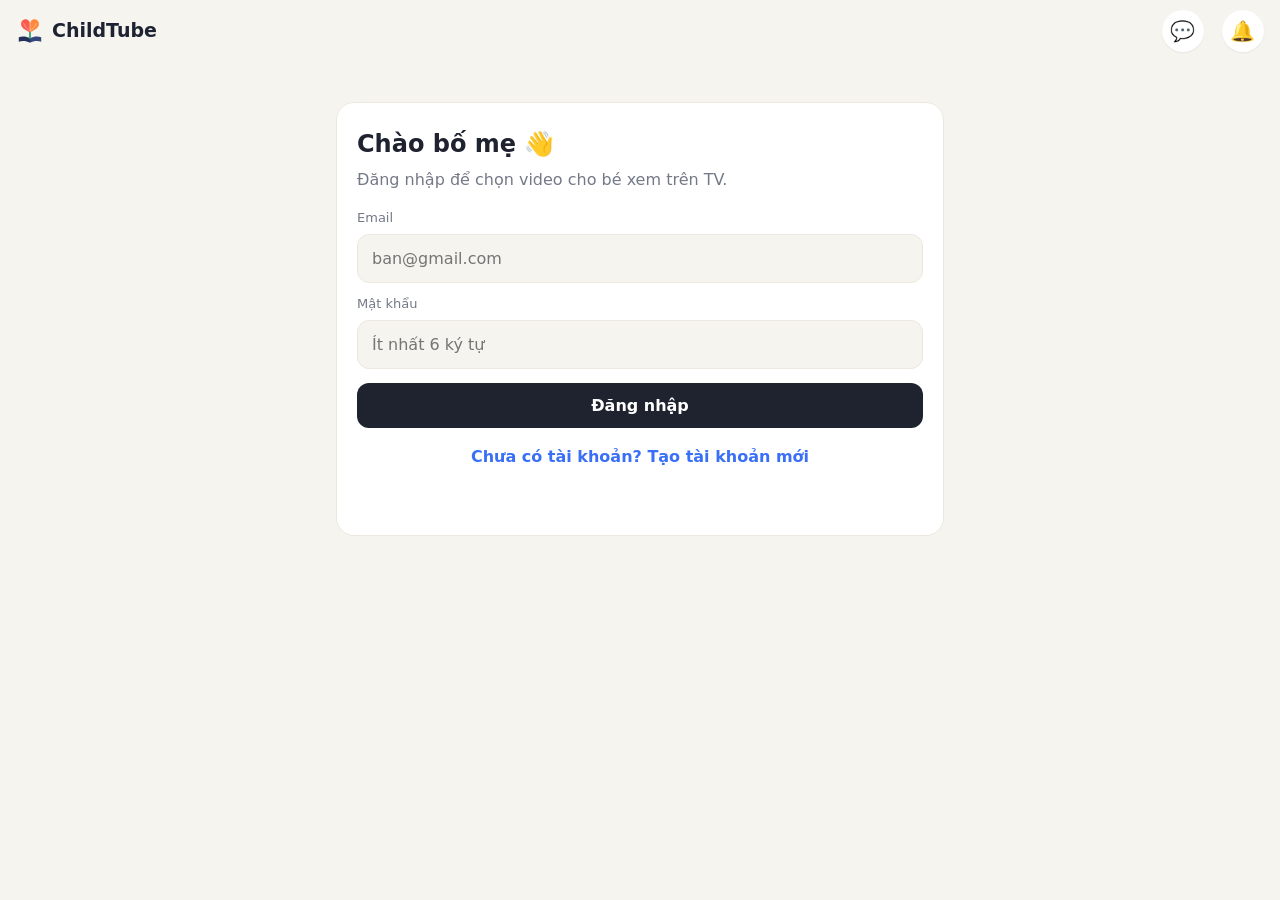
<file: app/index.html>
<!DOCTYPE html>
<html lang="vi">
<head>
<meta charset="utf-8">
<meta name="viewport" content="width=device-width, initial-scale=1, viewport-fit=cover">
<title>ChildTube</title>
<meta name="description" content="Chọn video YouTube cho bé xem trên TV">
<meta name="theme-color" content="#f6f4ef">
<meta name="apple-mobile-web-app-capable" content="yes">
<meta name="mobile-web-app-capable" content="yes">
<meta name="apple-mobile-web-app-title" content="ChildTube">
<meta name="apple-mobile-web-app-status-bar-style" content="black-translucent">
<link rel="manifest" href="manifest.webmanifest">
<link rel="icon" href="icon-192.png">
<link rel="apple-touch-icon" href="apple-touch-icon.png">
<link rel="stylesheet" href="app.css">
<link rel="stylesheet" href="library.css">
<link rel="stylesheet" href="v2.css">
</head>
<body>
<header class="top">
  <div class="brand"><span class="logo"></span>ChildTube</div>
  <div class="fam" id="fam-name"></div>
  <button class="v-bell v-chat" id="v-chat" data-a="C-chat" aria-label="Tin nhắn">💬<b class="hidden">0</b></button>
  <button class="v-bell" id="v-bell" data-a="V-bell" aria-label="Việc cần bạn">🔔<b class="hidden">0</b></button>
</header>

<!-- Đăng nhập -->
<section id="login" class="screen hidden">
  <div class="login-card">
    <h1>Chào bố mẹ 👋</h1>
    <p>Đăng nhập để chọn video cho bé xem trên TV.</p>
    <form id="login-form">
      <label for="email">Email</label>
      <input id="email" type="email" autocomplete="username" inputmode="email" placeholder="ban@gmail.com" required>
      <label for="password">Mật khẩu</label>
      <input id="password" type="password" autocomplete="current-password" minlength="6" placeholder="Ít nhất 6 ký tự" required>
      <div id="setup-box" class="hidden">
        <label for="setup-code">Mã thiết lập</label>
        <input id="setup-code" autocomplete="one-time-code" autocapitalize="characters" maxlength="12" placeholder="8 ký tự, được gửi riêng cho bạn">
      </div>
      <button class="btn primary" type="submit" id="login-btn">Đăng nhập</button>
      <button class="btn link" type="button" id="mode-btn">Chưa có tài khoản? Tạo tài khoản mới</button>
    </form>
    <p class="msg" id="login-msg"></p>
  </div>
</section>

<!-- App -->
<main id="main" class="screen hidden">
  <div id="view"></div>
</main>

<div id="chat" class="chat hidden"></div>
<nav id="tabs" class="tabs hidden">
  <button data-tab="feed" class="on"><span>📔</span>Nhật ký</button>
  <button data-tab="today"><span>☀️</span>Hôm nay<i class="count hidden" id="pend-count"></i></button>
  <button data-tab="learn"><span>📚</span>Học</button>
  <button data-tab="family"><span>👨‍👩‍👧</span>Gia đình</button>
  <button id="tab-kid" data-a="V-kidpick"><span class="tk-av">＋</span><em class="tk-n">Thêm bé</em></button>
</nav>

<div id="sheet" class="sheet hidden"><div class="sheet-box"><div class="sheet-grip"></div><div class="sheet-bar"><button id="sheet-x" class="sheet-x" aria-label="Đóng">✕</button></div><div id="sheet-body"></div></div></div>
<div id="toast" class="toast hidden"></div>

<script src="../config.js"></script>
<script src="../ct-client.js"></script>
<script src="app.js"></script>
<script src="wizard.js"></script>
<script src="library.js"></script>
<script src="ai-chat.js"></script>
<script src="family.js"></script>
<script src="portal.js"></script>
<script src="charts.js"></script>
<script src="shell.js"></script>
<script src="today.js"></script>
<script src="journey.js"></script>
<script src="learn.js"></script>
<script src="upload.js"></script>
<script src="feeling.js"></script>
<script src="feed.js"></script>
<script src="familyhub.js"></script>
<script src="chat.js"></script>
<script src="watch.js"></script>
<script src="lunar.js"></script>
<script src="events.js"></script>
<script src="remind.js"></script>
</body>
</html>
</file>
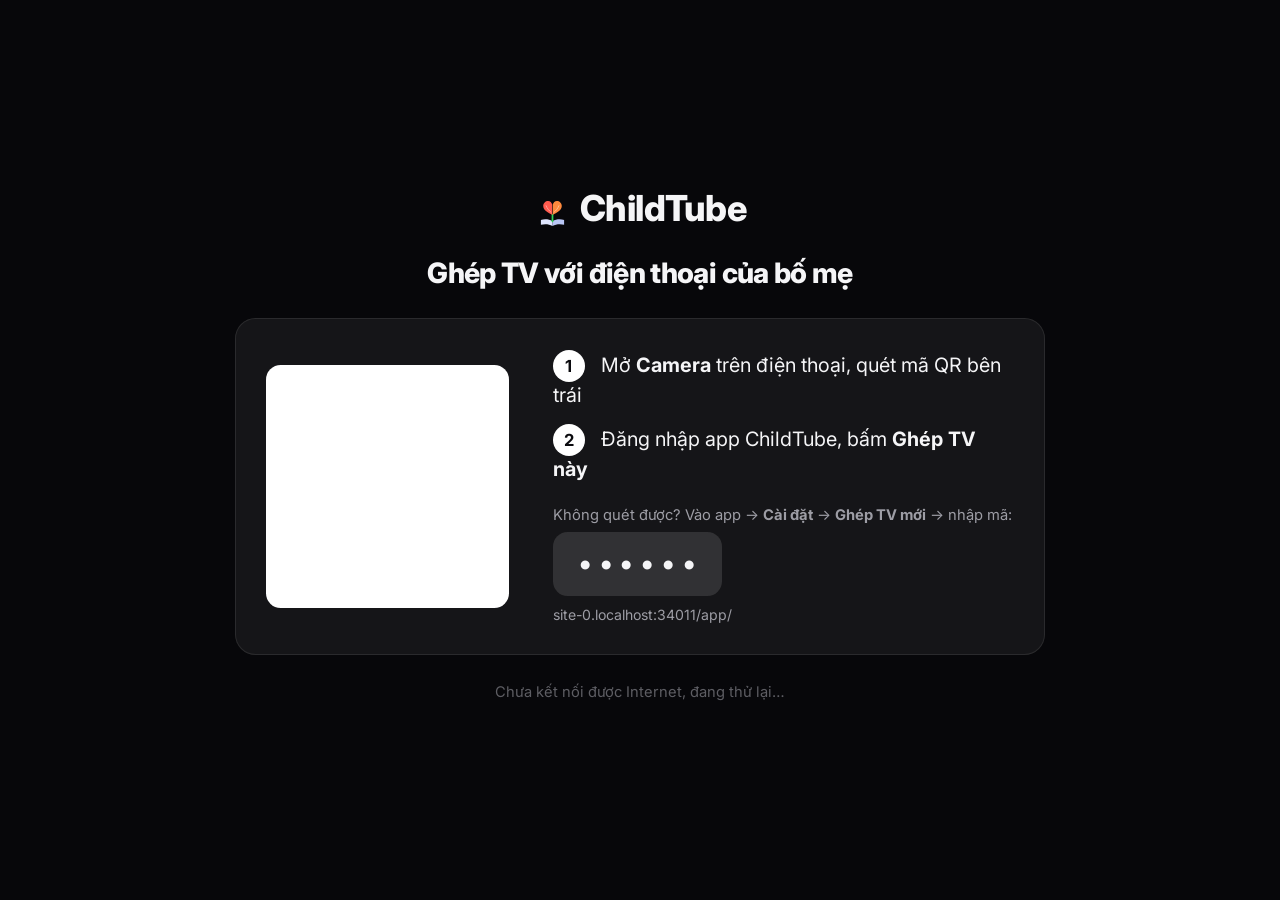
<file: tv/index.html>
<!DOCTYPE html>
<html lang="vi">
<head>
<meta charset="utf-8">
<meta name="viewport" content="width=device-width, initial-scale=1">
<title>ChildTube</title>
<link rel="icon" href="icon.png">
<link rel="preconnect" href="https://fonts.googleapis.com">
<!-- Font tải không chặn: mạng chậm vẫn hiện giao diện ngay -->
<link href="https://fonts.googleapis.com/css2?family=Inter:wght@500;600;700;800&display=swap" rel="stylesheet" media="print" onload="this.media='all'">
<link rel="stylesheet" href="tv.css?v=26">
</head>
<body>
<div id="loading"><div class="logo"><span class="logo-play"></span>ChildTube</div><div id="loading-msg">Đang tải…</div></div>

<div id="pair" class="hidden">
  <div class="logo"><span class="logo-play"></span>ChildTube</div>
  <h1>Ghép TV với điện thoại của bố mẹ</h1>
  <div id="pair-row">
    <div id="qr"></div>
    <div id="pair-steps">
      <div class="step"><b>1</b> Mở <i>Camera</i> trên điện thoại, quét mã QR bên trái</div>
      <div class="step"><b>2</b> Đăng nhập app ChildTube, bấm <i>Ghép TV này</i></div>
      <div class="alt">Không quét được? Vào app → <b>Cài đặt</b> → <b>Ghép TV mới</b> → nhập mã:</div>
      <div id="pair-code">······</div>
      <div id="pair-url"></div>
    </div>
  </div>
  <div id="pair-msg"></div>
</div>

<!-- Trang chính: hiện đầu tiên khi mở TV — lộ trình tuần này đúng hay lệch, gợi ý điều chỉnh, bấm là mở giáo trình -->
<div id="ov" class="hidden">
  <header id="ov-top"><div class="logo"><span class="logo-play"></span>ChildTube</div><div id="ov-clock"></div></header>
  <div id="ov-hi"></div>
  <div id="ov-kids"></div>
  <div id="ov-btns"></div>
</div>

<!-- Bảng tin: như trên điện thoại, mỗi bài tràn hết bề ngang màn hình -->
<div id="fd" class="hidden"><div id="fd-list"></div></div>

<!-- Thanh dưới: Trang chính · Xem video · Bảng tin -->
<nav id="tabbar" class="hidden">
  <button class="tb" data-tab="ov"><span>🏠</span>Trang chính</button>
  <button class="tb" data-tab="home"><span>▶</span>Xem video</button>
  <button class="tb" data-tab="fd"><span>📰</span>Bảng tin</button>
</nav>

<!-- Lộ trình: bé đang ở đâu, đang học gì, mốc và mục tiêu phía trước -->
<div id="rm" class="hidden">
  <header id="rm-top"><h1>🗺 Hành trình của bé</h1><div id="rm-kids"></div></header>
  <div id="rm-body"></div>
  <div id="rm-btns"></div>
</div>

<!-- Album của bé: xem lại từng ngày (ảnh, video, ghi nhanh) + video người thân dạy -->
<div id="al" class="hidden">
  <header id="al-top"><h1>📸 Album của bé</h1></header>
  <div id="al-tabs"></div>
  <div id="al-head"></div>
  <div id="al-row"></div>
</div>
<div id="alv" class="hidden"><img id="alv-img" alt=""><video id="alv-vid"></video><div id="alv-txt"></div><div id="alv-bar"></div><div id="alv-cap"></div><div id="alv-n"></div></div>

<div id="home" class="hidden">
  <aside id="side">
    <div class="logo"><span class="logo-play"></span>ChildTube</div>
    <div id="al-btn"><span>📰</span>Bảng tin gia đình</div>
    <div id="rm-btn"><span>🗺</span>Hành trình của bé</div>
    <div id="channels"></div>
  </aside>
  <main id="main">
    <header id="top">
      <div id="clock"><span id="clock-time"></span><span id="clock-date"></span></div>
      <div id="who"><span id="who-av"></span><span id="who-name"></span></div>
    </header>
    <section id="hero">
      <div id="hero-text">
        <span id="hero-kicker"></span>
        <h1 id="ch-title"></h1>
        <div id="ch-note"></div>
        <div id="hero-prog" class="hidden"><span id="hero-bar"><span id="hero-fill"></span></span><span id="hero-done"></span></div>
      </div>
      <div id="hero-pic"><img id="hero-img" alt=""></div>
    </section>
    <div id="grid"></div>
    <div id="empty" class="hidden"></div>
  </main>
</div>

<div id="player" class="hidden">
  <div id="yt"></div>
  <div id="shield"></div>
  <div id="pause-icon" class="hidden"></div>
  <div id="osd">
    <button id="osd-back" type="button">‹ Quay lại</button>
    <div id="osd-title"></div>
    <div id="osd-bar"><div id="osd-fill"></div></div>
    <div id="osd-time"></div>
    <div id="osd-warn" class="hidden"></div>
  </div>
</div>

<!-- Xem xong một video: dừng lại cho bé chọn, không tự phát tiếp -->
<div id="upnext" class="hidden"><img id="un-img" alt=""><div><span>▶ Tiếp theo</span><b id="un-title"></b><em id="un-count"></em></div></div>

<!-- Giải lao học bài -->
<div id="qz" class="screen hidden"><div id="qz-top"><span id="qz-title"></span><span id="qz-dots"></span></div>
  <div id="qz-card"></div><div id="qz-msg"></div><div id="qz-opts"></div><div id="qz-tools"></div></div>

<div id="end" class="screen hidden">
  <div class="big">🎉</div>
  <h1>Con xem xong rồi!</h1>
  <div id="end-title"></div>
  <div id="end-btns"></div>
  <div id="end-idea"></div>
  <div id="end-left"></div>
</div>

<!-- Hết thời gian xem trong ngày -->
<div id="limit" class="screen hidden">
  <div class="big">🌙</div>
  <h1>Hôm nay con xem đủ rồi!</h1>
  <p>Hẹn con ngày mai nhé. Giờ mình đi chơi thôi!</p>
  <div id="limit-btns"><button class="ebtn" data-act="extra">🔒 Bố mẹ cho xem thêm</button></div>
</div>

<div id="pin" class="modal hidden">
  <div class="box">
    <h2>Dành cho bố mẹ</h2>
    <p>Nhập mã PIN</p>
    <div id="pin-dots"></div>
    <div id="pin-msg"></div>
    <div id="pin-pad"></div>
  </div>
</div>

<div id="parent" class="modal hidden">
  <div class="box">
    <h2>Bố mẹ</h2>
    <p>Thêm/bớt video bằng app ChildTube trên điện thoại:</p>
    <div id="admin-url"></div>
    <div id="parent-time"></div>
    <div id="parent-btns"></div>
    <div id="parent-msg"></div>
  </div>
</div>

<div id="toast" class="hidden"></div>

<script src="../config.js"></script>
<script src="qrcode.js"></script>
<script src="tv.js?v=26"></script>
<script async src="https://www.youtube.com/iframe_api"></script>
</body>
</html>
</file>
<file: app/app.css>
:root {
  --bg: #f3f5fb; --card: #ffffff; --ink: #1b2240; --mute: #6b7393; --line: #e2e6f1;
  --brand: #101a3d; --accent: #ffd23f; --accent-ink: #2a1d00; --blue: #3557d6; --danger: #d33a3a; --ok: #2e7d4f;
  --chip: #eef1fa; --chip-on: #ffe58a;
  --safe-b: env(safe-area-inset-bottom, 0px); --safe-t: env(safe-area-inset-top, 0px);
}
@media (prefers-color-scheme: dark) {
  :root { --bg: #0e1328; --card: #182041; --ink: #e9ecf8; --mute: #98a0c2; --line: #29325c; --blue: #7d97ff; --danger: #ff7a7a; --ok: #6fd39a; --chip: #232c55; --chip-on: #6b5a12; }
}
* { box-sizing: border-box; -webkit-tap-highlight-color: transparent; }
html, body { margin: 0; }
body { background: var(--bg); color: var(--ink); font: 16px/1.45 -apple-system, system-ui, 'Segoe UI', Roboto, sans-serif; min-height: 100vh; }
.hidden { display: none !important; }
button { font: inherit; color: inherit; cursor: pointer; }
input, select { font: inherit; color: var(--ink); }

/* ---- Thanh trên ---- */
.top { position: sticky; top: 0; z-index: 5; display: flex; align-items: center; gap: 10px; padding: calc(10px + var(--safe-t)) 16px 10px; background: var(--brand); color: #fff; }
.brand { font-weight: 800; font-size: 19px; display: flex; align-items: center; gap: 8px; }
.logo { width: 26px; height: 19px; border-radius: 6px; background: #ff4d4d; position: relative; }
.logo:after { content: ''; position: absolute; left: 10px; top: 5px; border-left: 8px solid #fff; border-top: 4.5px solid transparent; border-bottom: 4.5px solid transparent; }
.fam { margin-left: auto; font-size: 13px; opacity: .75; max-width: 50%; overflow: hidden; text-overflow: ellipsis; white-space: nowrap; }

.screen { padding: 16px 16px calc(88px + var(--safe-b)); max-width: 640px; margin: 0 auto; }

/* ---- Đăng nhập ---- */
.login-card { background: var(--card); border: 1px solid var(--line); border-radius: 18px; padding: 24px 20px; margin-top: 24px; }
.login-card h1 { margin: 0 0 6px; font-size: 24px; }
.login-card p { margin: 0 0 18px; color: var(--mute); }
label { display: block; font-size: 13px; color: var(--mute); margin: 12px 0 6px; }
input[type=text], input[type=email], input[type=password], input:not([type]), input[inputmode] {
  width: 100%; padding: 12px 14px; border-radius: 12px; border: 1px solid var(--line); background: var(--bg); font-size: 16px;
}
input:focus { outline: 2px solid var(--blue); outline-offset: -1px; }
.msg { min-height: 20px; font-size: 14px; margin: 12px 0 0 !important; }
.msg.err { color: var(--danger); } .msg.ok { color: var(--ok); }

/* ---- Nút ---- */
.btn { display: inline-flex; align-items: center; justify-content: center; gap: 6px; border: 0; border-radius: 12px; padding: 11px 16px; font-weight: 600; background: var(--chip); }
.btn.primary { background: var(--accent); color: var(--accent-ink); width: 100%; margin-top: 14px; }
.btn.small { padding: 7px 12px; font-size: 14px; border-radius: 10px; }
.btn.link { background: none; color: var(--blue); width: 100%; margin-top: 6px; }
.btn.danger { color: var(--danger); }
.btn:disabled { opacity: .5; }
.icon-btn { border: 0; background: none; width: 38px; height: 38px; border-radius: 10px; font-size: 18px; display: inline-flex; align-items: center; justify-content: center; flex-shrink: 0; }
.icon-btn:active, .btn:active { transform: scale(.96); }
.icon-btn.on { background: var(--chip-on); }

/* ---- Thẻ & danh sách ---- */
h2 { font-size: 17px; margin: 22px 4px 10px; display: flex; align-items: center; gap: 8px; }
h2 .btn { margin-left: auto; }
.card { background: var(--card); border: 1px solid var(--line); border-radius: 16px; padding: 14px; margin-bottom: 12px; }
.hint { color: var(--mute); font-size: 14px; margin: 8px 4px; }
.row { display: flex; align-items: center; gap: 12px; padding: 10px 4px; border-top: 1px solid var(--line); }
.row:first-child { border-top: 0; }
.row.tap { cursor: pointer; }
.row .th { width: 64px; height: 36px; border-radius: 8px; object-fit: cover; background: var(--chip); flex-shrink: 0; }
.row .av { width: 44px; height: 44px; border-radius: 50%; object-fit: cover; background: var(--chip); flex-shrink: 0; display: flex; align-items: center; justify-content: center; font-size: 22px; }
.row .info { flex: 1; min-width: 0; }
.row .t { font-weight: 600; overflow: hidden; display: -webkit-box; -webkit-line-clamp: 2; -webkit-box-orient: vertical; }
.row .m { font-size: 13px; color: var(--mute); }
.row.off .th, .row.off .t { opacity: .4; text-decoration: line-through; }
.badge { display: inline-block; font-size: 11px; padding: 1px 7px; border-radius: 6px; background: var(--chip); color: var(--mute); margin-right: 6px; font-weight: 600; }
.empty { text-align: center; color: var(--mute); padding: 28px 12px; }
.empty b { color: var(--ink); }

/* ---- Ô thêm link ---- */
.add { display: flex; gap: 8px; }
.add input { flex: 1; min-width: 0; }
.add .btn { flex-shrink: 0; background: var(--accent); color: var(--accent-ink); }

/* ---- Chip nhóm ---- */
.chips { display: flex; flex-wrap: wrap; gap: 8px; margin: 8px 0; }
.chip { border: 0; border-radius: 999px; padding: 7px 13px; background: var(--chip); font-size: 14px; font-weight: 600; }
.chip.on { background: var(--chip-on); }
.chip.add-chip { background: none; border: 1px dashed var(--line); color: var(--mute); }

/* ---- Thanh tab dưới ---- */
.tabs { position: fixed; left: 0; right: 0; bottom: 0; z-index: 5; display: flex; background: var(--card); border-top: 1px solid var(--line); padding-bottom: var(--safe-b); }
.tabs button { flex: 1; border: 0; background: none; padding: 8px 4px 9px; font-size: 12px; color: var(--mute); display: flex; flex-direction: column; align-items: center; gap: 2px; }
.tabs button span { font-size: 21px; line-height: 1.1; filter: grayscale(1); opacity: .7; }
.tabs button.on { color: var(--ink); font-weight: 700; }
.tabs button.on span { filter: none; opacity: 1; }

/* ---- Bảng trượt từ dưới lên ---- */
.sheet { position: fixed; inset: 0; z-index: 20; background: rgba(5, 10, 30, .5); display: flex; align-items: flex-end; justify-content: center; }
.sheet-box { background: var(--card); width: 100%; max-width: 640px; max-height: 88vh; overflow-y: auto; border-radius: 20px 20px 0 0; padding: 8px 16px calc(20px + var(--safe-b)); animation: up .2s ease-out; }
@keyframes up { from { transform: translateY(40px); opacity: .5; } }
.sheet-grip { width: 40px; height: 5px; border-radius: 3px; background: var(--line); margin: 4px auto 10px; }
.sheet h3 { margin: 4px 0 4px; font-size: 18px; }
.sheet .head { display: flex; gap: 12px; align-items: center; margin-bottom: 8px; }
.sheet .head img { width: 54px; height: 54px; border-radius: 12px; object-fit: cover; }
.sheet .choice { display: block; width: 100%; text-align: left; margin-top: 8px; padding: 14px 16px; border-radius: 14px; border: 1px solid var(--line); background: var(--bg); font-weight: 600; }
.sheet .choice small { display: block; font-weight: 400; color: var(--mute); font-size: 13px; }
.emoji-pick { display: flex; flex-wrap: wrap; gap: 6px; margin: 6px 0; }
.emoji-pick button { width: 42px; height: 42px; border-radius: 10px; border: 1px solid var(--line); background: var(--bg); font-size: 20px; }
.emoji-pick button.on { background: var(--chip-on); border-color: transparent; }
.toolbar { display: flex; gap: 8px; flex-wrap: wrap; margin: 10px 0; }

.toast { position: fixed; left: 50%; transform: translateX(-50%); bottom: calc(80px + var(--safe-b)); z-index: 30; background: var(--ink); color: var(--card); padding: 10px 16px; border-radius: 12px; font-size: 14px; max-width: calc(100% - 32px); box-shadow: 0 6px 20px rgba(0,0,0,.25); }
.toast.err { background: var(--danger); color: #fff; }
.pair-code { letter-spacing: 6px; font-size: 22px; text-align: center; font-weight: 700; }
.switch { display: flex; align-items: center; gap: 10px; padding: 6px 4px; }
.switch input { width: 22px; height: 22px; }
.spin { display: inline-block; width: 16px; height: 16px; border: 2px solid currentColor; border-right-color: transparent; border-radius: 50%; animation: sp .7s linear infinite; }
@keyframes sp { to { transform: rotate(360deg); } }

/* ---- Duyệt / lịch sử / giáo trình ---- */
.tabs button { position: relative; }
.tabs .count { position: absolute; top: 3px; left: 54%; min-width: 18px; height: 18px; padding: 0 5px; border-radius: 9px; background: var(--danger); color: #fff; font: 700 11px/18px system-ui, sans-serif; font-style: normal; text-align: center; }
.card.warn { background: #fff4d6; border-color: #f0d98a; color: #3a2d00; }
@media (prefers-color-scheme: dark) { .card.warn { background: #3a3010; border-color: #6b5a12; color: #fff1c4; } }
.pend { color: var(--danger); font-weight: 600; }
.ctl { display: flex; gap: 2px; flex-shrink: 0; }
.lesson .ctl { display: grid; grid-template-columns: repeat(2, 34px); gap: 0; }
.lesson .icon-btn { width: 34px; height: 34px; font-size: 16px; }
.lesson.done .t { color: var(--mute); }
.lesson-n { display: inline-block; font-size: 11px; font-weight: 800; padding: 1px 8px; border-radius: 6px; background: var(--accent); color: var(--accent-ink); margin-bottom: 2px; }
.bar { height: 8px; border-radius: 4px; background: var(--line); overflow: hidden; margin: 8px 0 4px; }
.bar.sm { height: 5px; margin: 6px 0 0; }
.bar i { display: block; height: 100%; background: var(--ok); border-radius: 4px; }
.stats { display: flex; gap: 10px; margin-bottom: 4px; }
.stats > div { flex: 1; background: var(--card); border: 1px solid var(--line); border-radius: 14px; padding: 12px; }
.stats b { display: block; font-size: 20px; }
.stats span { color: var(--mute); font-size: 13px; }
.row.pick { cursor: pointer; }
.row.pick input { width: 22px; height: 22px; flex-shrink: 0; }
.row a { flex-shrink: 0; display: block; }
.icon-btn:disabled { opacity: .3; }
.switch { align-items: flex-start; }
.switch input { margin-top: 2px; flex-shrink: 0; }

/* 6 tab: chữ nhỏ lại cho vừa màn hình hẹp */
.tabs button { font-size: 10.5px; padding-left: 1px; padding-right: 1px; }
.tabs button span { font-size: 20px; }
a.btn { text-decoration: none; color: inherit; }
.toolbar .btn:disabled { opacity: .6; }
.row .toolbar { flex-wrap: wrap; }

/* ---- Nút đóng, chọn mẫu, mượt ---- */
.sheet-box { overscroll-behavior: contain; -webkit-overflow-scrolling: touch; }
.sheet-bar { position: sticky; top: 0; height: 0; z-index: 4; display: flex; justify-content: flex-end; }
.sheet-x { position: relative; top: -2px; width: 38px; height: 38px; border-radius: 50%; border: 0; background: var(--chip); color: var(--ink); font-size: 17px; line-height: 1; }
.sheet h3 { padding-right: 44px; }
.tpl-grid { display: grid; grid-template-columns: repeat(2, 1fr); gap: 10px; margin: 8px 0 4px; }
.tpl-card { display: flex; flex-direction: column; align-items: flex-start; gap: 3px; text-align: left; padding: 12px; border-radius: 14px; border: 1px solid var(--line); background: var(--bg); min-height: 108px; }
.tpl-card .e { font-size: 28px; line-height: 1.1; }
.tpl-card b { font-size: 14px; line-height: 1.25; }
.tpl-card small { color: var(--mute); font-size: 12px; }
.tpl-card:active { transform: scale(.97); background: var(--chip-on); }
.card.target { display: flex; align-items: center; justify-content: space-between; gap: 8px; padding: 10px 12px; font-size: 14px; }
.row { content-visibility: auto; contain-intrinsic-size: auto 64px; }
.sheet { backdrop-filter: none; }
.sheet-box { animation-duration: .15s; will-change: transform; }

/* ---- Lập giáo trình theo mong muốn ---- */
.wz-dots { display: flex; gap: 6px; margin: 2px 0 8px; }
.wz-dots i { height: 5px; width: 28px; border-radius: 3px; background: var(--line); }
.wz-dots i.on { background: var(--accent); }
.goal-grid { display: grid; grid-template-columns: repeat(2, 1fr); gap: 8px; margin: 8px 0; }
.goal { position: relative; display: flex; align-items: center; gap: 8px; text-align: left; padding: 10px 12px; border-radius: 12px; border: 1px solid var(--line); background: var(--bg); font-size: 14px; font-weight: 600; min-height: 56px; }
.goal .e { font-size: 22px; }
.goal.on { background: var(--chip-on); border-color: transparent; }
.goal .rk { position: absolute; top: -6px; right: -4px; width: 22px; height: 22px; border-radius: 50%; background: var(--accent); color: var(--accent-ink); font-size: 12px; line-height: 22px; text-align: center; box-shadow: 0 1px 4px rgba(0,0,0,.25); }
textarea { width: 100%; padding: 12px 14px; border-radius: 12px; border: 1px solid var(--line); background: var(--bg); font: inherit; color: var(--ink); resize: vertical; }
.wiz-cta { background: var(--chip-on) !important; border-color: transparent !important; }
.wz-day { font-size: 12px; font-weight: 800; color: var(--mute); text-transform: uppercase; letter-spacing: .04em; padding: 10px 2px 2px; }
.wz-sum { line-height: 1.6; }
.btn:disabled { opacity: .45; }

/* ---- Hồ sơ, năng lực, lộ trình ---- */
.wz-sub { margin: 0 0 4px !important; }
.wz-q { padding: 8px 0; border-top: 1px solid var(--line); }
.wz-q:first-of-type { border-top: 0; }
.wz-q > label { margin: 4px 0 2px; color: var(--ink); font-size: 14px; }
.wz-t { font-size: 14px; font-weight: 600; margin-bottom: 2px; }
.wz-opts { margin: 4px 0 2px; }
.wz-opts .chip { padding: 6px 11px; font-size: 13px; }
.wz-dom { font-size: 15px !important; margin: 16px 2px 6px !important; }
.wz-card { padding: 4px 12px; }
.wz-bar { padding: 8px 0; }
.wz-bar-h { display: flex; justify-content: space-between; gap: 8px; font-size: 14px; font-weight: 600; }
.lv { font-size: 12px; color: var(--mute); }
.lv.ok { color: var(--ok); } .lv.mid { color: var(--blue); } .lv.low { color: var(--danger); }
.wz-tips { margin: 4px 0 8px 18px; padding: 0; font-size: 14px; color: var(--ink); }
.wz-tips li { margin: 4px 0; }
.wz-stage { padding: 12px 14px; }
.wz-stage-h { display: flex; justify-content: space-between; align-items: baseline; gap: 8px; }
.wz-goal { font-size: 14px; padding: 4px 0; }
.wz-tipbox { margin-top: 8px; padding: 8px 10px; border-radius: 10px; background: var(--bg); font-size: 13px; color: var(--mute); }
.wz-tipbox b { display: block; color: var(--ink); margin-bottom: 2px; }

/* ---- Tìm: chọn playlist đích ---- */
.tbar { padding: 10px 12px; margin-bottom: 10px; }
.tbar .chips { margin: 6px 0 0; }
.btn.primary-s { background: var(--accent); color: var(--accent-ink); }

/* ---- Bố cục khổ hẹp / chữ phóng to: chữ không bị ép, không xuống dòng giữa nút ---- */
.btn, .chip { white-space: nowrap; }
.tabs button { min-width: 0; white-space: nowrap; overflow: hidden; }
/* hàng có nút thao tác: khi tên còn quá hẹp (< 140px) thì các nút xuống dòng dưới, tên giữ đủ rộng */
.row { flex-wrap: wrap; row-gap: 6px; }
.row .info { flex: 1 1 140px; }
.row .info + .icon-btn, .row .info + .btn, .row .info + a { margin-left: auto; }
h2 { flex-wrap: wrap; row-gap: 6px; }
h2 .btn { flex-shrink: 0; }
/* dải nút cuộn ngang một hàng (thay cho xếp nhiều tầng) */
.strip { display: flex; gap: 8px; flex-wrap: nowrap; overflow-x: auto; scrollbar-width: none; -webkit-overflow-scrolling: touch; }
.strip::-webkit-scrollbar { display: none; }
.strip > * { flex-shrink: 0; }
@media (max-width: 340px) {
  .tabs button { font-size: 9.5px; letter-spacing: -.2px; }
  h2 { font-size: 16px; }
}

/* Logo "Mầm yêu thương": sách mở → mầm non → trái tim */
.logo { width: 28px; height: 28px; border-radius: 0; background: url(logo.svg) center / contain no-repeat; }
.logo:after { display: none; }

/* ---- Xem thử video tại chỗ (tìm trong nhóm, tab Tìm) ---- */
.pv-box { position: relative; width: 100%; padding-top: 56.25%; border-radius: 12px; overflow: hidden; background: #000; cursor: pointer; margin-bottom: 6px; }
.pv-box img, .pv-box iframe { position: absolute; left: 0; top: 0; width: 100%; height: 100%; border: 0; object-fit: cover; }
.pv-play { position: absolute; left: 50%; top: 50%; width: 54px; height: 54px; margin: -27px 0 0 -27px; border-radius: 50%; background: rgba(0,0,0,.6); color: #fff; font-size: 22px; display: flex; align-items: center; justify-content: center; }
.pv-box.on { cursor: default; }
.gs-item { padding: 12px 0; border-top: 1px solid var(--line); }
.gs-item:first-child { border-top: 0; }
.gs-t { font-weight: 600; font-size: 15px; line-height: 1.35; margin: 2px 0; }
.gs-item .btn { margin-top: 8px; }
</file>
<file: app/library.css>
/* Module 8: thư viện yêu thích, danh sách giáo trình, trình soạn giáo trình 3 cột (máy tính) / tab (điện thoại). */
.lb-seg { display: flex; gap: 8px; flex-wrap: wrap; margin: 4px 0 6px; }
.lb-seg .chip { font-size: 14.5px; padding: 8px 12px; }
.badge.pub { background: #dff5e7; color: #1d6b3d; }
.badge.draft { background: #fff1c9; color: #6b5200; }
@media (prefers-color-scheme: dark) { .badge.pub { background: #1d3d2a; color: #8fe0b0; } .badge.draft { background: #3d3410; color: #ffe08a; } }
.bar.sm { height: 5px; margin-top: 6px; }

/* Thư viện yêu thích */
.lb-filters { display: grid; grid-template-columns: 1fr; gap: 8px; margin-top: 8px; }
.lb-filters input, .lb-filters select, #ac-g, #ac-l, #ci-child, #ci-mode, #ed-other, .lb-cur select, select[data-a=L-tvchild] { width: 100%; padding: 10px 12px; border-radius: 12px; border: 1px solid var(--line); background: var(--bg); }
select[data-a=L-tvchild] { flex: 0 0 60%; width: 60%; }
.lb-tvname { min-width: 0; overflow: hidden; text-overflow: ellipsis; white-space: nowrap; }
@media (min-width: 560px) { .lb-filters { grid-template-columns: 2fr 1fr 1fr 1fr; } }
.lb-grid { display: grid; grid-template-columns: repeat(auto-fill, minmax(160px, 1fr)); gap: 12px; }
.lb-vcard { background: var(--card); border: 1px solid var(--line); border-radius: 14px; padding: 8px; display: flex; flex-direction: column; gap: 3px; }
.lb-vcard.picked { outline: 3px solid var(--accent); }
.lb-thumb { position: relative; border-radius: 10px; overflow: hidden; background: var(--chip); aspect-ratio: 16 / 9; cursor: pointer; }
.lb-thumb img { width: 100%; height: 100%; object-fit: cover; display: block; }
.lb-thumb .dur { position: absolute; right: 6px; bottom: 6px; background: rgba(0, 0, 0, .75); color: #fff; font-size: 11px; padding: 1px 5px; border-radius: 5px; }
.lb-pick { position: absolute; left: 6px; top: 6px; background: rgba(255, 255, 255, .9); border-radius: 8px; width: 28px; height: 28px; display: flex; align-items: center; justify-content: center; margin: 0; }
.lb-pick input { width: 18px; height: 18px; pointer-events: none; }
.lb-vt { font-weight: 600; font-size: 14px; overflow: hidden; display: -webkit-box; -webkit-line-clamp: 2; -webkit-box-orient: vertical; margin-top: 4px; }
.lb-vcard .m { font-size: 12px; color: var(--mute); }
.lb-act { display: flex; flex-wrap: wrap; margin-top: auto; }
.lb-act .icon-btn { width: 32px; height: 32px; font-size: 15px; }
.lb-bulk { position: sticky; top: 56px; z-index: 3; }
.lb-player { position: relative; padding-top: 56.25%; border-radius: 12px; overflow: hidden; background: #000; }
.lb-player iframe { position: absolute; inset: 0; width: 100%; height: 100%; border: 0; }

/* Trình soạn giáo trình: toàn màn hình */
body.ed-open { overflow: hidden; }
.ed { position: fixed; inset: 0; z-index: 40; background: var(--bg); display: flex; flex-direction: column; }
.ed-top { display: flex; align-items: center; gap: 10px; flex-wrap: wrap; padding: calc(8px + var(--safe-t)) 12px 8px; background: var(--card); border-bottom: 1px solid var(--line); }
.ed-title { display: flex; flex-direction: column; min-width: 0; flex: 1; }
.ed-title b { font-size: 17px; white-space: nowrap; overflow: hidden; text-overflow: ellipsis; }
.ed-title .m { font-size: 12px; color: var(--mute); }
.ed-tools { display: flex; gap: 6px; flex-wrap: wrap; }
.btn.primary-s { background: var(--accent); color: var(--accent-ink); }
.ed-tabs { display: flex; gap: 8px; padding: 8px 12px; background: var(--card); border-bottom: 1px solid var(--line); }
.ed-body { flex: 1; min-height: 0; display: grid; grid-template-columns: 1fr; }
.ed-col { overflow-y: auto; padding: 12px 14px calc(24px + var(--safe-b)); -webkit-overflow-scrolling: touch; display: none; }
.pane-tree .ed-tree, .pane-lesson .ed-lesson, .pane-lib .ed-lib { display: block; }
@media (min-width: 980px) {
  .ed-tabs { display: none; }
  .ed-body { grid-template-columns: 300px minmax(0, 1fr) 360px; }
  .ed-col { display: block; border-right: 1px solid var(--line); }
  .ed-col:last-child { border-right: 0; }
}
.ed-h { font-size: 15px; margin: 4px 0 10px; }
.ed-mod { background: var(--card); border: 1px solid var(--line); border-radius: 14px; padding: 8px; margin-bottom: 10px; }
.ed-modh { display: flex; align-items: center; gap: 6px; font-size: 14px; padding: 2px 4px; }
.ed-mt { flex: 1; min-width: 0; overflow: hidden; text-overflow: ellipsis; white-space: nowrap; }
.ed-ctl { display: flex; flex-shrink: 0; }
.ed-ctl .icon-btn { width: 30px; height: 30px; font-size: 14px; }
.ed-lessons { min-height: 30px; padding: 2px 0; }
.ed-les { display: flex; align-items: center; gap: 4px; padding: 4px; border-radius: 10px; margin: 2px 0; background: var(--bg); }
.ed-les.on { background: var(--chip-on); }
.ed-les.drop { outline: 2px dashed var(--blue); }
.ed-lt { flex: 1; min-width: 0; text-align: left; border: 0; background: none; padding: 6px 4px; font-size: 14px; font-weight: 600; overflow: hidden; text-overflow: ellipsis; white-space: nowrap; }
.ed-lt .m { font-weight: 400; color: var(--mute); }
.dh { cursor: grab; touch-action: none; user-select: none; -webkit-user-select: none; padding: 6px 4px; color: var(--mute); font-size: 18px; line-height: 1; }
.dragging { opacity: .9; box-shadow: 0 10px 24px rgba(0, 0, 0, .25); background: var(--card); border-radius: 12px; }
.ed-ph { border: 2px dashed var(--line); border-radius: 12px; margin: 2px 0; }
.ed-emptyl { font-size: 13px; color: var(--mute); padding: 8px; text-align: center; }
.ed-add { margin: 4px 0 2px; }
.ed-lesson input.ed-in, .ed-lib input, .ed-lib select { width: 100%; padding: 10px 12px; border-radius: 12px; border: 1px solid var(--line); background: var(--card); }
.ed-items { min-height: 40px; }
.ed-item { display: flex; align-items: flex-start; gap: 8px; padding: 8px; background: var(--card); border: 1px solid var(--line); border-radius: 12px; margin-bottom: 8px; }
.ed-item .th { width: 96px; height: 54px; border-radius: 8px; object-fit: cover; flex-shrink: 0; cursor: pointer; background: var(--chip); }
.ed-item .info { flex: 1; min-width: 0; }
.ed-item .t { font-weight: 600; font-size: 14px; }
.ed-item .m { font-size: 12px; color: var(--mute); }
.ed-iopt { display: flex; flex-wrap: wrap; gap: 6px; margin: 6px 0; align-items: center; }
.ed-iopt .chip { font-size: 12px; padding: 5px 10px; }
.ed-t { width: 78px; padding: 6px 8px; border-radius: 8px; border: 1px solid var(--line); background: var(--bg); font-size: 13px; }
.ed-inote { width: 100%; padding: 6px 8px; border-radius: 8px; border: 1px solid var(--line); background: var(--bg); font-size: 13px; }
.ed-lib .row .th { width: 80px; height: 45px; cursor: pointer; }
/* app.css cho mọi input inputmode rộng 100%: ô thời điểm trong bài phải nhỏ */
.ed-item input.ed-t { width: 84px; flex: 0 0 84px; padding: 6px 8px; border-radius: 8px; font-size: 13px; }
.ed-item input.ed-inote { padding: 6px 8px; border-radius: 8px; font-size: 13px; }

/* ---- Khổ hẹp: thanh mục, công cụ trình sửa thành dải cuộn ngang một hàng ---- */
.lb-seg { flex-wrap: nowrap; overflow-x: auto; scrollbar-width: none; margin-left: -4px; margin-right: -4px; padding: 0 4px; }
.lb-seg::-webkit-scrollbar, .ed-tools::-webkit-scrollbar { display: none; }
.lb-seg .chip { flex-shrink: 0; }
.ed-tools { flex-wrap: nowrap; overflow-x: auto; scrollbar-width: none; width: 100%; }
.ed-tools .btn { flex-shrink: 0; }
.ed-tabs { overflow-x: auto; scrollbar-width: none; }
.ed-tabs::-webkit-scrollbar { display: none; }
.ed-tabs button { flex: 1 0 auto; padding: 8px 10px; }
.ed-tools { -webkit-mask-image: linear-gradient(90deg, #000 88%, transparent); mask-image: linear-gradient(90deg, #000 88%, transparent); }
.ed-title .m { display: flex; flex-wrap: wrap; align-items: center; gap: 2px 4px; }

/* ---- Trò chuyện với AI (ai-chat.js): toàn màn hình, trên trình sửa giáo trình ---- */
.aic { position: fixed; inset: 0; z-index: 45; background: var(--bg); display: flex; flex-direction: column; height: 100dvh; }
.aic-top { display: flex; align-items: center; gap: 8px; padding: calc(8px + var(--safe-t)) 10px 8px; background: var(--card); border-bottom: 1px solid var(--line); }
.aic-title { flex: 1; min-width: 0; display: flex; flex-direction: column; }
.aic-title b { font-size: 16px; white-space: nowrap; overflow: hidden; text-overflow: ellipsis; }
.aic-title .m { font-size: 12px; color: var(--mute); overflow: hidden; text-overflow: ellipsis; display: -webkit-box; -webkit-line-clamp: 2; -webkit-box-orient: vertical; }
.aic-list { flex: 1; min-height: 0; overflow-y: auto; padding: 14px 12px 8px; display: flex; flex-direction: column; gap: 10px; -webkit-overflow-scrolling: touch; }
.aic-msg { display: flex; flex-direction: column; max-width: 100%; }
.aic-msg.user { align-items: flex-end; }
.aic-b { max-width: min(86%, 560px); padding: 10px 13px; border-radius: 16px; background: var(--card); border: 1px solid var(--line); font-size: 15px; line-height: 1.5; overflow-wrap: anywhere; }
.aic-msg.user .aic-b { background: var(--accent); color: var(--accent-ink); border-color: transparent; border-bottom-right-radius: 6px; }
.aic-msg.assistant .aic-b { border-bottom-left-radius: 6px; }
.aic-li { display: block; padding-left: 14px; position: relative; }
.aic-li::before { content: '•'; position: absolute; left: 2px; }
.aic-sys { align-self: center; text-align: center; font-size: 13px; color: var(--mute); background: var(--chip); padding: 6px 12px; border-radius: 12px; max-width: 92%; }
.aic-sys .btn { margin-left: 6px; }
.aic-old { font-size: 12px; color: var(--mute); margin: 4px 6px; }
.aic-typing i { display: inline-block; width: 7px; height: 7px; margin-right: 3px; border-radius: 50%; background: var(--mute); animation: aicDot 1.2s infinite; }
.aic-typing i:nth-child(2) { animation-delay: .2s; } .aic-typing i:nth-child(3) { animation-delay: .4s; margin-right: 8px; }
@keyframes aicDot { 0%, 80%, 100% { opacity: .25; } 40% { opacity: 1; } }
/* thẻ đề xuất */
.aic-prop { margin-top: 8px; width: min(100%, 620px); background: var(--card); border: 2px solid var(--accent); border-radius: 18px; padding: 12px; }
.aic-ph { display: flex; gap: 10px; align-items: center; }
.aic-pe { width: 44px; height: 44px; border-radius: 12px; background: var(--chip); display: flex; align-items: center; justify-content: center; font-size: 24px; flex-shrink: 0; }
.aic-pt { min-width: 0; display: flex; flex-direction: column; }
.aic-pt b { font-size: 16px; overflow-wrap: anywhere; }
.aic-pt .m, .aic-lt .m { font-size: 12.5px; color: var(--mute); }
.aic-sum { margin: 10px 0 0; font-size: 14px; }
.aic-chg { margin-top: 10px; font-size: 14px; background: var(--chip); border-radius: 12px; padding: 8px 10px; }
.aic-chg b { display: block; margin-bottom: 2px; }
.aic-tree { margin-top: 10px; }
.aic-tree summary { cursor: pointer; font-weight: 600; font-size: 14px; color: var(--blue); padding: 4px 0; }
.aic-mod { margin-top: 8px; }
.aic-mt { font-weight: 700; font-size: 14px; margin: 6px 0 4px; }
.aic-les { background: var(--bg); border-radius: 12px; padding: 8px; margin: 6px 0; }
.aic-lt { font-size: 14px; overflow-wrap: anywhere; }
.aic-vids { display: flex; flex-direction: column; gap: 6px; margin-top: 6px; }
.aic-v { display: flex; gap: 8px; align-items: center; text-align: left; border: 0; background: none; padding: 0; min-width: 0; }
.aic-v img { width: 72px; height: 40px; border-radius: 6px; object-fit: cover; background: var(--chip); flex-shrink: 0; }
.aic-v span { font-size: 13px; min-width: 0; overflow: hidden; display: -webkit-box; -webkit-line-clamp: 2; -webkit-box-orient: vertical; }
.aic-v i { font-style: normal; font-size: 11px; font-weight: 700; color: var(--mute); }
.aic-v.extra img { opacity: .8; }
.aic-task { font-size: 13px; color: var(--mute); margin-top: 6px; }
.aic-pa { margin-top: 12px; display: flex; flex-direction: column; gap: 4px; }
.aic-pa .btn.primary { margin-top: 0; }
.aic-pa .hint { margin: 0 2px; font-size: 12.5px; }
/* gợi ý + ô nhập */
.aic-ex { display: flex; flex-direction: column; align-items: flex-start; gap: 8px; margin-top: 4px; }
.aic-exh { font-size: 13px; color: var(--mute); margin-left: 2px; }
.aic-exb { max-width: min(86%, 560px); text-align: left; border: 1px dashed var(--line); background: var(--chip); border-radius: 14px; padding: 9px 12px; font-size: 14px; line-height: 1.4; }
.aic-in textarea::placeholder { white-space: nowrap; overflow: hidden; text-overflow: ellipsis; }
.aic-in { display: flex; gap: 8px; align-items: flex-end; padding: 8px 10px calc(8px + var(--safe-b)); background: var(--card); border-top: 1px solid var(--line); }
.aic-in textarea { flex: 1; min-width: 0; resize: none; max-height: 140px; padding: 10px 12px; border-radius: 16px; border: 1px solid var(--line); background: var(--bg); color: var(--ink); font: inherit; font-size: 16px; line-height: 1.4; }
.aic-in .aic-send { width: 46px; height: 46px; padding: 0; margin: 0; border-radius: 50%; flex-shrink: 0; font-size: 18px; }
.aic-in .aic-send:disabled, .aic-in textarea:disabled { opacity: .55; }
/* hộp thoại và thông báo luôn nằm trên trình sửa (z 40) và khung chat AI (z 45) */
.sheet { z-index: 60; }
.toast { z-index: 70; }

/* Chọn nơi lưu đề xuất AI: cây Giáo trình → Chương */
.aic-dest { display: flex; flex-direction: column; gap: 8px; margin-top: 8px; max-height: 58vh; overflow-y: auto; }
.aic-dg { border: 1px solid var(--line); border-radius: 14px; background: var(--bg); padding: 6px; }
.aic-dg > b { display: block; padding: 6px 8px 2px; font-size: 15px; overflow-wrap: anywhere; }
.aic-dg > b .m { font-weight: 400; font-size: 12.5px; color: var(--mute); }
.aic-do { display: flex; gap: 10px; align-items: flex-start; padding: 9px 8px; border-radius: 10px; cursor: pointer; font-size: 14.5px; }
.aic-do input { width: 20px; height: 20px; margin: 1px 0 0; flex-shrink: 0; accent-color: var(--blue); }
.aic-do span { min-width: 0; overflow-wrap: anywhere; }
.aic-do.sub { padding-left: 22px; }
.aic-do:has(input:checked) { background: var(--chip-on); }
.aic-pa .btn.ghost { background: var(--chip); margin-top: 0; }
.aic-dups { font-size: 12.5px; color: var(--danger); margin-top: 6px; }
/* khi đang mở chat AI / trình sửa: thông báo hiện phía trên, không che nút và ô nhập */
body.ed-open .toast { top: calc(64px + var(--safe-t)); bottom: auto; }

/* Thành viên, quyền riêng tư, nhật ký truy cập, chế độ chỉ xem (family.js) */
.code-big { font: 800 34px/1.2 ui-monospace, monospace; letter-spacing: 6px; text-align: center; padding: 14px; margin: 10px 0; border-radius: 14px; background: var(--chip); }
.f-consent { display: flex; gap: 10px; align-items: flex-start; padding: 10px 0; border-top: 1px solid var(--line); }
.f-consent:first-of-type { border-top: 0; }
.f-consent input { width: 20px; height: 20px; margin-top: 2px; flex-shrink: 0; }
.f-consent .m { font-size: 13px; color: var(--mute); font-weight: 400; }
.f-audit { max-height: 60vh; overflow-y: auto; }
.f-audit .av { width: 32px; height: 32px; font-size: 15px; }
.f-detail { font-size: 12px; overflow-wrap: anywhere; opacity: .8; }
body.ro .tabs { display: none; }
.ro-banner { border: 2px solid var(--accent); }
.aic-consent p { font-size: 15px; }
.aic-consent ul { padding-left: 18px; }

/* ---- Bước 2: Tổng quan, Ghi nhanh, Nhật ký, Trung tâm phê duyệt (portal.js) ---- */
.pt-hello { display: flex; flex-direction: column; margin: 18px 4px 10px; }
.pt-hello b { font-size: 22px; }
.pt-hello .m, .pt-kinfo .m, .pt-stat .m, .pt-et .m { font-size: 13px; color: var(--mute); }
.pt-kids { display: flex; flex-direction: column; gap: 4px; }
.pt-kid { display: flex; align-items: center; gap: 12px; padding: 6px 0; flex-wrap: wrap; }
.pt-kid + .pt-kid { border-top: 1px solid var(--line); padding-top: 10px; }
.pt-kav { width: 48px; height: 48px; border-radius: 50%; background: var(--chip); display: flex; align-items: center; justify-content: center; font-size: 26px; flex-shrink: 0; }
.pt-kinfo { flex: 1 1 140px; min-width: 0; display: flex; flex-direction: column; }
.pt-kinfo b { font-size: 16px; }
.pt-kid .btn { margin-left: auto; }
.pt-grid { display: grid; grid-template-columns: repeat(auto-fit, minmax(150px, 1fr)); gap: 10px; margin: 10px 0; }
.pt-grid .card { margin: 0; }
.pt-stat { display: flex; flex-direction: column; gap: 4px; min-width: 0; }
.pt-stat b { font-size: 20px; overflow-wrap: anywhere; }
.pt-stat.warn { border-color: var(--accent); }
.tap { cursor: pointer; }
.pt-back { margin: 6px 0 0; padding-left: 0; }
.pt-moods { display: grid; grid-template-columns: repeat(5, 1fr); gap: 6px; }
.pt-mood { border: 1px solid var(--line); background: var(--bg); border-radius: 14px; padding: 8px 2px; display: flex; flex-direction: column; align-items: center; gap: 2px; font-size: 12px; min-width: 0; }
.pt-mood span { font-size: 28px; line-height: 1.1; }
.pt-mood.on { background: var(--chip-on); border-color: var(--accent); }
.sheet textarea, .sheet input[type=date], .sheet select, .sheet input:not([type]) { width: 100%; padding: 10px 12px; border-radius: 12px; border: 1px solid var(--line); background: var(--bg); color: var(--ink); font: inherit; }
.pt-two { display: grid; grid-template-columns: 1fr 1fr; gap: 10px; }
.pt-file { margin-top: 12px; cursor: pointer; }
.pt-prev { display: flex; gap: 6px; flex-wrap: wrap; margin-top: 6px; }
.pt-prev img { width: 64px; height: 64px; object-fit: cover; border-radius: 10px; }
.pt-vid { font-size: 12px; padding: 6px 8px; background: var(--chip); border-radius: 8px; }
.pt-day { margin-top: 14px; }
.pt-dayh { font-weight: 700; font-size: 14px; color: var(--mute); margin: 0 4px 6px; }
.pt-day .card { margin-top: 0; }
.pt-entry { padding: 10px 0; border-top: 1px solid var(--line); }
.pt-entry:first-child { border-top: 0; padding-top: 2px; }
.pt-eh { display: flex; gap: 10px; align-items: flex-start; flex-wrap: wrap; }
.pt-ei { width: 36px; height: 36px; border-radius: 10px; background: var(--chip); display: flex; align-items: center; justify-content: center; font-size: 19px; flex-shrink: 0; }
.pt-et { flex: 1 1 150px; min-width: 0; display: flex; flex-direction: column; }
.pt-et b { overflow-wrap: anywhere; }
.pt-eb { margin: 6px 0 0 46px; font-size: 15px; white-space: pre-wrap; overflow-wrap: anywhere; }
.pt-entry.compact .pt-eb { display: -webkit-box; -webkit-line-clamp: 2; -webkit-box-orient: vertical; overflow: hidden; }
.pt-echips { display: flex; flex-wrap: wrap; gap: 6px; margin: 6px 0 0 46px; }
.pt-echips span { font-size: 12.5px; padding: 3px 9px; border-radius: 999px; background: var(--chip); }
.pt-apsum .pt-echips { margin-left: 0; }
.pt-media { display: grid; grid-template-columns: repeat(3, 1fr); gap: 4px; margin: 8px 0 0 46px; }
.pt-media.one { grid-template-columns: 1fr; max-width: 360px; }
.pt-media img, .pt-media video { width: 100%; aspect-ratio: 1; object-fit: cover; border-radius: 10px; background: var(--chip); cursor: pointer; }
.pt-media.one img, .pt-media.one video { aspect-ratio: 4 / 3; }
.pt-mx { position: relative; }
.pt-mx .icon-btn { position: absolute; top: 2px; right: 2px; width: 28px; height: 28px; background: rgba(0,0,0,.55); color: #fff; font-size: 13px; }
.pt-eact { display: flex; gap: 6px; margin: 8px 0 0 46px; }
.pt-gallery { display: grid; grid-template-columns: repeat(3, 1fr); gap: 4px; margin-top: 10px; }
.pt-gallery img, .pt-gallery video { width: 100%; aspect-ratio: 1; object-fit: cover; border-radius: 8px; background: var(--chip); cursor: pointer; }
.pt-full { width: 100%; max-height: 70vh; object-fit: contain; border-radius: 12px; background: #000; }
.pt-apsum { border: 2px solid var(--accent); }
.pt-apsum .m { font-size: 13px; color: var(--mute); margin: 2px 0 6px; }
@media (max-width: 360px) { .pt-eb, .pt-echips, .pt-media, .pt-eact { margin-left: 0; } }
.pt-chk { display: block; margin-top: 12px; font-weight: 600; line-height: 1.4; } .pt-chk input { width: auto; margin-right: 6px; vertical-align: -2px; } .pt-chk .hint { display: inline; font-weight: 400; }
</file>
<file: app/v2.css>
/* ChildTube — giao diện bản 2: nền sáng ấm, thẻ bo tròn, một nút chính mỗi màn hình, biểu đồ trực quan. */
:root {
  --bg: #f6f4ef; --card: #ffffff; --ink: #1f2330; --mute: #747988; --line: #ece8e0; --path: #e3ddd2;
  --brand: #ff5a4e; --brand-soft: #ffe9e6; --accent: #1f2330; --accent-ink: #ffffff;
  --ok: #1f9d61; --ok-soft: #e3f6ec; --sun: #ffb020; --sun-soft: #fff3d6; --blue: #3a6ff7; --blue-soft: #e8eeff;
  --vio: #8b5cf6; --vio-soft: #f0e9ff; --vio-ink: #5b3cc4; --danger: #d8473b; --chip: #efebe4; --chip-on: #ffe1dd;
}
body.v2 { background: var(--bg); color: var(--ink); }
body.v2 .top { background: var(--bg); color: var(--ink); border: 0; box-shadow: none; }
body.v2 .top .fam { display: none; }
.v-bell { margin-left: auto; position: relative; border: 0; background: var(--card); width: 42px; height: 42px; border-radius: 50%; font-size: 20px; box-shadow: 0 1px 2px rgba(0,0,0,.06); }
.v-bell b { position: absolute; top: -4px; right: -6px; min-width: 20px; height: 20px; padding: 0 5px; border-radius: 10px; background: var(--brand); color: #fff; font: 700 11px/20px system-ui, sans-serif; }
body.v2 .card { background: var(--card); border: 0; border-radius: 20px; box-shadow: 0 1px 2px rgba(0,0,0,.05); }
body.v2 h2 { font-size: 16.5px; margin: 20px 4px 8px; }
body.v2 h2 .btn.link { margin-left: auto; font-size: 13.5px; }
body.v2 .btn { background: var(--chip); color: var(--ink); }
body.v2 .btn.primary, body.v2 .btn.primary-s, body.v2 .btn.dark { background: var(--ink); color: #fff; }
body.v2 .btn.soft { background: var(--chip); color: var(--ink); }
body.v2 .btn.link { background: none; color: var(--blue); padding-left: 0; }
body.v2 .chip { background: var(--card); color: var(--mute); border: 1px solid var(--line); }
body.v2 .chip.on { background: var(--ink); color: #fff; border-color: var(--ink); }
body.v2 .tabs { background: var(--card); border-top: 1px solid var(--line); }
body.v2 .tabs button { font-size: 12px; }
body.v2 .tabs button span { font-size: 23px; }
body.v2 .tabs .count { left: 58%; }
body.v2 .sheet .sheet-box { background: var(--card); }
body.v2 input, body.v2 select, body.v2 textarea { background: var(--bg); color: var(--ink); }
.m { color: var(--mute); font-size: 13px; }
.t { font-weight: 700; }
.chev { color: var(--mute); font-size: 20px; }
.tap { cursor: pointer; }

/* Đầu trang: chọn bé */
.v-head { margin: 0 0 4px; }
.v-head h1 { font-size: 23px; margin: 6px 4px 2px; }
.v-head h1:empty { display: none; }
.v-subt { color: var(--mute); font-size: 14px; margin: 0 4px 12px; }
.kb { display: flex; gap: 12px; padding: 2px 2px 8px; overflow-x: auto; scrollbar-width: none; }
.kb::-webkit-scrollbar { display: none; }
.kb-kid { border: 0; background: none; display: flex; flex-direction: column; align-items: center; gap: 3px; min-width: 62px; color: var(--mute); font-size: 13px; padding: 0; }
.kb-av { width: 50px; height: 50px; border-radius: 50%; background: var(--card); border: 3px solid transparent; display: flex; align-items: center; justify-content: center; font-size: 27px; box-shadow: 0 1px 2px rgba(0,0,0,.06); }
.kb-kid.on { color: var(--ink); font-weight: 700; }
.kb-kid.on .kb-av { border-color: var(--brand); background: var(--brand-soft); }
.kb-n { white-space: nowrap; }
.v-sub { display: flex; align-items: center; gap: 8px; margin: 4px 0 10px; }
.v-sub b { font-size: 18px; overflow: hidden; text-overflow: ellipsis; white-space: nowrap; }
.v-back { border: 0; background: var(--card); width: 38px; height: 38px; border-radius: 50%; font-size: 22px; line-height: 1; flex-shrink: 0; box-shadow: 0 1px 2px rgba(0,0,0,.06); }
.v-seg { display: flex; gap: 4px; background: #ebe6dd; padding: 4px; border-radius: 14px; margin: 0 0 12px; }
.v-seg button { flex: 1; border: 0; background: none; padding: 9px 4px; border-radius: 10px; font-weight: 600; font-size: 14px; color: var(--mute); white-space: nowrap; }
.v-seg button.on { background: var(--card); color: var(--ink); box-shadow: 0 1px 3px rgba(0,0,0,.08); }
.v-bar { height: 8px; border-radius: 4px; background: var(--line); overflow: hidden; margin-top: 6px; }
.v-bar.big { height: 10px; }
.v-bar i { display: block; height: 100%; background: var(--ok); border-radius: 4px; }
.v-legend { display: flex; gap: 14px; flex-wrap: wrap; font-size: 12px; color: var(--mute); margin-top: 8px; }
.v-legend.center { justify-content: center; }
.v-legend i { display: inline-block; width: 10px; height: 10px; border-radius: 3px; margin-right: 4px; vertical-align: -1px; }
.v-fab { position: fixed; right: 18px; bottom: calc(86px + var(--safe-b)); width: 58px; height: 58px; border-radius: 50%; border: 0; background: var(--brand); color: #fff; font-size: 30px; box-shadow: 0 6px 18px rgba(255,90,78,.4); z-index: 6; }
.v-note { color: var(--mute); font-size: 13px; margin: 4px 8px 20px; }
.v-thumbs { display: grid; grid-template-columns: repeat(3, 1fr); gap: 6px; }
.v-thumbs img { width: 100%; aspect-ratio: 16 / 10; object-fit: cover; border-radius: 12px; background: var(--chip); cursor: pointer; }
.item { display: flex; gap: 12px; align-items: center; padding: 10px 0; }
.item + .item { border-top: 1px solid var(--line); }
.item .ic { width: 44px; height: 44px; border-radius: 12px; display: flex; align-items: center; justify-content: center; font-size: 22px; flex-shrink: 0; background: var(--blue-soft); object-fit: cover; }
.item .info { flex: 1; min-width: 0; }
.item .t { overflow-wrap: anywhere; }
.tag-draft { color: var(--sun); }
.tag-wait { color: var(--brand); }
.v-opts { display: flex; flex-direction: column; margin-top: 6px; }
.v-opts button { display: grid; grid-template-columns: 50px 1fr; grid-template-rows: auto auto; column-gap: 14px; align-items: center; text-align: left; border: 0; background: none; padding: 12px 2px; }
.v-opts button + button { border-top: 1px solid var(--line); }
.v-opts span { grid-row: span 2; width: 50px; height: 50px; border-radius: 14px; display: flex; align-items: center; justify-content: center; font-size: 25px; }
.v-opts b { font-size: 16px; }
.v-opts small { color: var(--mute); font-size: 13px; }

/* Hôm nay */
.td-alert { display: flex; gap: 10px; align-items: center; background: var(--brand-soft); border-radius: 16px; padding: 10px 12px; margin: 2px 0 12px; cursor: pointer; }
.td-alert span { font-size: 22px; }
.td-alert b { flex: 1; min-width: 0; font-size: 14.5px; }
.td-hi { display: flex; flex-direction: column; margin: 4px 4px 12px; }
.td-hi b { font-size: 22px; }
.td-ask { background: var(--sun-soft) !important; }
.td-ask > b { font-size: 17px; }
.td-ask.done { background: var(--card) !important; }
.td-askh { display: flex; gap: 12px; align-items: center; margin-bottom: 8px; }
.td-big { font-size: 38px; line-height: 1; }
.td-moods { display: grid; grid-template-columns: repeat(5, 1fr); gap: 8px; margin: 10px 0 2px; }
.td-moods button { border: 0; background: var(--card); border-radius: 16px; aspect-ratio: 1; max-height: 64px; font-size: 32px; box-shadow: 0 1px 2px rgba(0,0,0,.06); }
.td-grid { display: grid; grid-template-columns: 1fr 1fr; gap: 12px; margin: 0 0 4px; }
.td-grid .card { margin: 0; }
.td-ring { display: flex; flex-direction: column; align-items: center; text-align: center; gap: 2px; }
.td-ring b { font-size: 14.5px; }
.td-week { display: flex; justify-content: space-between; text-align: center; font-size: 12px; color: var(--mute); }
.td-week div { display: flex; flex-direction: column; gap: 2px; align-items: center; min-width: 0; }
.td-week i { font-style: normal; font-size: 26px; line-height: 1.15; }
.td-week .today { color: var(--ink); font-weight: 700; }
.td-none { color: var(--line); font-size: 22px; }
.td-skill { display: flex; gap: 10px; align-items: center; }
.td-skill svg { width: 52%; flex-shrink: 0; }
.td-next { display: flex; gap: 12px; align-items: center; }
.td-next img { width: 108px; height: 62px; border-radius: 12px; object-fit: cover; flex-shrink: 0; background: var(--chip); }
.td-next .info { flex: 1; min-width: 0; }
.td-kidcard { display: flex; gap: 12px; align-items: center; }
.td-kidcard .info { flex: 1; min-width: 0; }

/* Học */
.lp-head { display: flex; gap: 10px; align-items: center; flex-wrap: wrap; }
.lp-head .info { flex: 1 1 180px; min-width: 0; }
.lp-acts { display: flex; gap: 6px; }
.cv-node { cursor: pointer; }
.lr-chk { width: 34px; height: 34px; border-radius: 50%; border: 2px solid var(--line); background: var(--card); font-size: 16px; flex-shrink: 0; color: var(--mute); }
.lr-chk.done { background: var(--ok); border-color: var(--ok); color: #fff; }
.lr-chk.doing { border-color: var(--sun); color: var(--sun); }
.lr-done { text-decoration: line-through; color: var(--mute); }
.lr-ai { display: flex; gap: 10px; align-items: center; background: var(--vio-soft) !important; }
.lr-ai span { font-size: 24px; }
.lr-ai .m { color: var(--vio-ink); }
.sk-radar { text-align: center; }
.sk-row + .sk-row { margin-top: 14px; }
.sk-h { display: flex; justify-content: space-between; gap: 8px; flex-wrap: wrap; }
.sk-row .btn.link { padding: 0 0 0 6px; font-size: 13px; }
.sk-lv { display: flex; flex-direction: column; gap: 6px; }
.sk-lv label { display: flex; gap: 10px; align-items: center; padding: 8px 10px; border-radius: 12px; background: var(--bg); margin: 0; color: var(--ink); font-size: 14.5px; }
.sk-lv label:has(input:checked) { background: var(--chip-on); }
.sk-lv b { display: inline-block; width: 22px; }

/* Kỷ niệm — bảng tin */
.fd-comp .fd-row { display: flex; gap: 10px; align-items: center; }
.fd-av { width: 42px; height: 42px; border-radius: 50%; background: var(--sun-soft); display: flex; align-items: center; justify-content: center; font-size: 22px; flex-shrink: 0; }
.fd-av.teacher { background: var(--ok-soft); }
.fd-av.relative { background: var(--vio-soft); }
.fd-av.sm { width: 30px; height: 30px; font-size: 16px; }
.fd-in { flex: 1; min-width: 0; text-align: left; border: 0; background: var(--bg); border-radius: 999px; padding: 11px 14px; color: var(--mute); font-size: 15px; overflow: hidden; text-overflow: ellipsis; white-space: nowrap; }
.fd-acts { display: flex; justify-content: space-around; margin-top: 10px; padding-top: 8px; border-top: 1px solid var(--line); }
.fd-acts button { border: 0; background: none; font-weight: 600; font-size: 13.5px; color: var(--mute); padding: 6px 4px; white-space: nowrap; }
.fd-stories { display: flex; gap: 10px; overflow-x: auto; scrollbar-width: none; margin: 0 0 10px; padding-bottom: 2px; }
.fd-stories::-webkit-scrollbar { display: none; }
.fd-story { flex-shrink: 0; width: 96px; height: 150px; border: 0; border-radius: 16px; background: var(--chip) center / cover; position: relative; padding: 8px; display: flex; align-items: flex-end; color: #fff; text-align: left; box-shadow: inset 0 -60px 40px -24px rgba(0,0,0,.55); }
.fd-sav { position: absolute; top: 8px; left: 8px; width: 34px; height: 34px; border-radius: 50%; border: 3px solid var(--brand); background: #fff; display: flex; align-items: center; justify-content: center; font-size: 17px; }
.fd-st { font-size: 12.5px; font-weight: 700; line-height: 1.2; overflow: hidden; display: -webkit-box; -webkit-line-clamp: 2; -webkit-box-orient: vertical; }
.fd-filter { margin: 0 0 10px; }
.fd-post { background: var(--card); border-radius: 20px; margin: 0 0 12px; padding: 12px 0 8px; box-shadow: 0 1px 2px rgba(0,0,0,.05); overflow: hidden; }
.fd-head { display: flex; gap: 10px; align-items: center; padding: 0 14px; }
.fd-who { flex: 1; min-width: 0; font-size: 15px; overflow-wrap: anywhere; }
.fd-text { padding: 8px 14px 10px; font-size: 15.5px; overflow-wrap: anywhere; white-space: pre-wrap; }
.fd-tag { display: inline-block; background: var(--brand-soft); color: var(--brand); border-radius: 8px; padding: 1px 8px; font-size: 12.5px; font-weight: 700; margin-right: 6px; white-space: nowrap; }
.fd-mood { font-weight: 700; }
.fd-chips { display: flex; flex-wrap: wrap; gap: 6px; margin-top: 8px; white-space: normal; }
.fd-chips span { font-size: 12.5px; padding: 3px 9px; border-radius: 999px; background: var(--bg); }
.fd-mile { display: flex; gap: 12px; align-items: center; margin: 8px 14px; padding: 14px; border-radius: 16px; background: linear-gradient(135deg, #fff3d6, #ffe1c7); }
.fd-mile span { font-size: 38px; flex-shrink: 0; }
.fd-mile b { font-size: 16px; }
.fd-mile div div { font-size: 14px; color: #7a5a1a; margin-top: 2px; }
.fd-media { display: grid; gap: 3px; margin-top: 4px; position: relative; }
.fd-media.n1 { grid-template-columns: 1fr; }
.fd-media.n1 img, .fd-media.n1 video { width: 100%; max-height: 420px; object-fit: cover; }
.fd-media.n2 { grid-template-columns: 1fr 1fr; height: 220px; }
.fd-media.n3 { grid-template-columns: 2fr 1fr; grid-template-rows: 1fr 1fr; height: 300px; }
.fd-media.n3 > :first-child { grid-row: span 2; }
.fd-media img, .fd-media video { width: 100%; height: 100%; object-fit: cover; display: block; cursor: pointer; background: var(--chip); }
.fd-more { position: absolute; right: 0; bottom: 0; width: 33.3%; height: 50%; background: rgba(0,0,0,.45); color: #fff; font-size: 26px; font-weight: 800; display: flex; align-items: center; justify-content: center; pointer-events: none; }
.fd-sum { display: flex; justify-content: space-between; gap: 8px; padding: 8px 14px 4px; font-size: 13px; color: var(--mute); }
.fd-sum span { min-width: 0; overflow: hidden; text-overflow: ellipsis; white-space: nowrap; }
.fd-sum button { border: 0; background: none; color: var(--mute); font-size: 13px; white-space: nowrap; padding: 0; }
.fd-bar { display: flex; margin: 4px 10px 0; border-top: 1px solid var(--line); padding-top: 4px; }
.fd-bar button { flex: 1 1 auto; border: 0; background: none; padding: 9px 4px; font-weight: 600; font-size: 13.5px; color: var(--mute); border-radius: 10px; white-space: nowrap; }
.fd-bar button[data-a="F2-pick"] { flex: 0 0 44px; }
.fd-bar button.on { color: var(--brand); }
.fd-pick { display: flex; gap: 4px; justify-content: center; padding: 6px; }
.fd-pick button { border: 0; background: var(--bg); border-radius: 50%; width: 46px; height: 46px; font-size: 24px; }
.fd-cms { padding: 2px 14px 0; }
.fd-cm { display: flex; gap: 8px; align-items: flex-start; margin: 6px 0; }
.fd-bub { flex: 1; min-width: 0; background: var(--bg); border-radius: 14px; padding: 7px 11px; font-size: 14px; overflow-wrap: anywhere; }
.fd-bub b { display: block; font-size: 13px; }
.icon-btn.sm { width: 28px; height: 28px; font-size: 12px; color: var(--mute); }
.fd-reply { display: flex; gap: 8px; padding: 6px 14px 4px; }
.fd-reply input { flex: 1; min-width: 0; border: 1px solid var(--line); border-radius: 999px; padding: 9px 14px; font-size: 15px; }

/* Gia đình */
.hub .item .ic { background: var(--chip); }
body.v2 .switch, body.v2 label { color: var(--ink); }

@media (max-width: 360px) {
  .td-moods button { font-size: 27px; }
  .fd-bar button { font-size: 12.5px; }
  .td-skill { flex-direction: column; }
  .td-skill svg { width: 80%; }
}

/* Tiêu đề mục có nút phụ bên phải (Bản đồ năng lực ›, Thêm mốc, 6 ›) */
#view h2:has(> .btn.link) { display: flex; align-items: center; gap: 8px; }
#view h2 > .btn.link { margin: 0 0 0 auto; width: auto; padding: 4px 0; font-size: 14px; font-weight: 600; white-space: nowrap; }
/* Số việc chờ chỉ hiện ở chuông để khỏi hai con số khác nhau */
#pend-count { display: none !important; }

/* Lộ trình trên dashboard Hôm nay */
.td-road .cv-journey { display: block; margin: -4px 0 4px; }
.td-road .m { margin-top: 6px; }
.td-mile { display: flex; align-items: center; gap: 8px; margin-top: 10px; font-size: 14px; color: var(--mute); }
.td-mile b { color: var(--ink); font-size: 16px; }
.td-bar { flex: 1; height: 8px; border-radius: 4px; background: var(--line); overflow: hidden; }
.td-bar i { display: block; height: 100%; background: var(--brand); border-radius: 4px; }
.td-chips { display: flex; flex-wrap: wrap; gap: 6px; margin-top: 10px; }
.td-chip { font-size: 12.5px; padding: 4px 10px; border-radius: 12px; background: var(--bg, #f3f1ec); color: var(--mute); white-space: nowrap; max-width: 100%; overflow: hidden; text-overflow: ellipsis; }
.td-chip.done { background: rgba(31, 157, 97, .12); color: var(--ok); }
.td-chip.doing { background: rgba(255, 176, 32, .16); color: #a86b00; }

/* Màn đăng nhập cũng dùng thanh trên sáng để hợp logo mới */
.top { background: #f6f4ef; color: #1d2333; border: 0; box-shadow: none; }

/* Lộ trình ngắn của giáo trình trên tab Hôm nay */
.td-pth { display: flex; justify-content: space-between; align-items: baseline; gap: 8px; }
.td-pth b { font-size: 15px; min-width: 0; overflow: hidden; text-overflow: ellipsis; white-space: nowrap; }
.td-pth span { font-size: 13px; color: var(--mute); white-space: nowrap; }
.td-path .td-bar { display: block; margin: 8px 0 12px; }
.pth { display: flex; }
.pth-s { flex: 1; min-width: 0; display: flex; flex-direction: column; align-items: center; position: relative; text-align: center; }
.pth-s:before { content: ''; position: absolute; top: 14px; left: -50%; width: 100%; height: 3px; background: var(--line); z-index: 0; }
.pth-s:first-child:before { display: none; }
.pth-s.done:before, .pth-s.now:before { background: var(--ok); }
.pth-s i { position: relative; z-index: 1; width: 30px; height: 30px; border-radius: 50%; display: grid; place-items: center; font-style: normal; font-size: 12px; font-weight: 800;
  background: var(--card); border: 2px solid var(--line); color: var(--mute); }
.pth-s.done i { background: var(--ok); border-color: var(--ok); color: #fff; }
.pth-s.now i { background: var(--brand); border-color: var(--brand); color: #fff; box-shadow: 0 0 0 5px rgba(255, 90, 78, .18); }
.pth-s.more i { border-style: dashed; font-size: 11px; }
.pth-s.end i { font-size: 14px; }
.pth-s span { margin-top: 6px; font-size: 11px; line-height: 1.3; color: var(--mute); display: -webkit-box; -webkit-line-clamp: 2; -webkit-box-orient: vertical; overflow: hidden; padding: 0 2px; }
.pth-s.now span { color: var(--ink); font-weight: 700; }
.td-mile2 b { font-size: 14px; }
.td-mile2 .td-chips { margin-top: 8px; }

/* ---- Hành trình của bé (bản đồ kiểu game) + thẻ thành tích ---- */
:root { --jr-road: #e9e4da; --jr-dash: #c9c1b3; --jr-goal: #f4f1ea; }
.jr { padding: 14px 12px 10px; overflow: hidden; }
.jr-hud { display: flex; align-items: center; gap: 10px; margin-bottom: 10px; }
.jr-lv { flex-shrink: 0; font-weight: 800; font-size: 13px; padding: 5px 11px; border-radius: 999px; background: linear-gradient(90deg, #ffd60a, #ff9f0a); color: #3a2800; }
.jr-xp { flex: 1; height: 8px; border-radius: 4px; background: var(--jr-road); overflow: hidden; }
.jr-xp i { display: block; height: 100%; border-radius: 4px; background: #ffb400; }
.jr-left { flex-shrink: 0; font-size: 12px; color: var(--mute, #888); }
.jr-head { display: flex; align-items: center; justify-content: space-between; margin: 2px 0 8px; }
.jr-head b { font-size: 16px; }
.jr-svg { display: block; max-width: 420px; margin: 0 auto; }
.jr-svg .jr-node { cursor: pointer; }
.jr-l { font-size: 14px; font-weight: 700; fill: #6b6355; }
.jr-l.win { fill: #8a6100; }
.jr-l.now { fill: #e5372d; font-weight: 800; }
.jr-d { font-size: 11px; fill: #a39a8b; }
.jr-cards { display: flex; gap: 10px; overflow-x: auto; margin: 0 -12px 12px; padding: 2px 12px 4px; scroll-snap-type: x mandatory; }
.jr-card { position: relative; flex: 0 0 150px; height: 170px; border: 0; border-radius: 18px; overflow: hidden; color: #fff; text-align: left; padding: 12px; display: flex; flex-direction: column; justify-content: flex-end; scroll-snap-align: start; }
.jr-card.c0 { background: linear-gradient(135deg, #ff9f0a, #ff375f); } .jr-card.c1 { background: linear-gradient(135deg, #30d158, #0a84ff); }
.jr-card.c2 { background: linear-gradient(135deg, #bf5af2, #5e5ce6); } .jr-card.c3 { background: linear-gradient(135deg, #ffcc00, #ff9f0a); }
.jr-card.c4 { background: linear-gradient(135deg, #64d2ff, #30d158); }
.jr-card img { position: absolute; inset: 0; width: 100%; height: 100%; object-fit: cover; opacity: .5; }
.jr-card b, .jr-card em { position: relative; text-shadow: 0 1px 3px rgba(0,0,0,.35); }
.jr-card b { font-size: 15px; line-height: 1.25; display: -webkit-box; -webkit-line-clamp: 3; -webkit-box-orient: vertical; overflow: hidden; }
.jr-card em { font-style: normal; font-size: 11px; opacity: .9; margin-top: 4px; }
.jr-badge { position: absolute; left: 10px; top: 10px; width: 38px; height: 38px; border-radius: 50%; background: rgba(255,255,255,.95); display: flex; align-items: center; justify-content: center; font-size: 21px; }
.jr-new { position: absolute; right: 10px; top: 12px; font-size: 10px; font-weight: 800; padding: 2px 7px; border-radius: 8px; background: #fff; color: #ff375f; }
.jr-sh { text-align: center; padding-top: 4px; }
.jr-sh h3 { padding: 0 !important; margin: 6px 0 4px; font-size: 20px; }
.jr-sh p { margin: 8px 0 0; color: var(--mute, #666); }
.jr-big { width: 76px; height: 76px; margin: 4px auto 8px; border-radius: 50%; background: #ffd60a; display: flex; align-items: center; justify-content: center; font-size: 40px; }
.jr-big.goal { background: var(--jr-goal); border: 2px dashed var(--jr-dash); }
.jr-photo { width: 100%; max-height: 260px; object-fit: cover; border-radius: 14px; margin-bottom: 8px; }
.jr-tag { display: inline-block; font-size: 11px; font-weight: 800; letter-spacing: .04em; text-transform: uppercase; padding: 3px 9px; border-radius: 8px; background: var(--jr-goal); color: #6b6355; }
.jr-tag.win { background: #fff3c4; color: #8a6100; }
.jr-tip { text-align: left; margin-top: 12px; padding: 12px; border-radius: 12px; background: #eefaf1; font-size: 14px; line-height: 1.45; }
.jr-tip b { display: block; margin-bottom: 4px; }

/* Công tắc phát liên tiếp (tab Học) */
.lr-auto { display: flex; align-items: center; gap: 12px; }
.lr-auto .info { flex: 1; }
.lr-auto b { font-size: 15px; }
.lr-sw { flex-shrink: 0; width: 52px; height: 30px; border: 0; border-radius: 15px; background: #d9d4ca; position: relative; transition: background .2s; }
.lr-sw i { position: absolute; left: 3px; top: 3px; width: 24px; height: 24px; border-radius: 50%; background: #fff; box-shadow: 0 1px 3px rgba(0,0,0,.25); transition: left .2s; }
.lr-sw.on { background: #34c759; }
.lr-sw.on i { left: 25px; }

/* Tin dạng video ở hàng tin */
.fd-story.vid { position: relative; overflow: hidden; background: #222; }
.fd-story.vid video, .fd-story.vid img { position: absolute; inset: 0; width: 100%; height: 100%; object-fit: cover; pointer-events: none; }
.fd-story .fd-play { position: absolute; top: 50%; left: 50%; transform: translate(-50%, -50%); width: 34px; height: 34px; border-radius: 50%; background: rgba(0,0,0,.45); color: #fff; display: grid; place-items: center; font-size: 14px; }
.fd-story.vid .fd-sav { z-index: 1; }
.fd-story.vid .fd-st { position: relative; z-index: 1; }
.fd-story.vid::after { content: ""; position: absolute; inset: 0; box-shadow: inset 0 -60px 40px -24px rgba(0,0,0,.55); pointer-events: none; }

/* Nút bé ở cuối thanh tab (giống ảnh đại diện trên thanh tab Facebook) */
#tab-kid em { font-style: normal; max-width: 100%; overflow: hidden; text-overflow: ellipsis; }
body.v2 .tabs #tab-kid span.tk-av { width: 30px; height: 30px; border-radius: 50%; display: flex; align-items: center; justify-content: center; font-size: 19px;
  background: var(--brand-soft); box-shadow: 0 0 0 2px var(--card), 0 0 0 4px var(--brand); filter: none; opacity: 1; margin: -2px 0 3px; }
#tab-kid { color: var(--ink); font-weight: 600; }
.kp { display: flex; flex-direction: column; gap: 8px; margin-top: 10px; }
.kp-row { display: flex; align-items: center; gap: 12px; border: 1px solid var(--line); background: var(--card); border-radius: 14px; padding: 10px 12px; text-align: left; font: inherit; color: var(--ink); }
.kp-row.on { border-color: var(--brand); background: var(--brand-soft); }
.kp-row > span:nth-child(2) { flex: 1; display: flex; flex-direction: column; }
.kp-row b { font-size: 16px; }
.kp-row em { font-style: normal; font-size: 13px; color: var(--mute); }
.kp-row i { font-style: normal; color: var(--brand); font-weight: 800; font-size: 18px; }
.kp-row .kb-av { width: 44px; height: 44px; font-size: 24px; }

/* Ảnh, video trong bài đăng: khung có tỉ lệ sẵn (không bị trắng/sụp), video chạm ▶ là phát tại chỗ */
.fd-media.n1 { max-height: 560px; overflow: hidden; }
.fd-media.n1 > img, .fd-media.n1 > .fd-vid { height: 100%; max-height: none; }
.fd-vid { position: relative; background: #111; overflow: hidden; cursor: pointer; min-height: 160px; }
.fd-vid video { position: absolute; inset: 0; width: 100%; height: 100%; object-fit: cover; }
.fd-vid.on video { object-fit: contain; }
.fd-vid .fd-play.big { position: absolute; top: 50%; left: 50%; transform: translate(-50%, -50%); width: 58px; height: 58px; border-radius: 50%; background: rgba(0,0,0,.5);
  color: #fff; display: grid; place-items: center; font-size: 22px; padding-left: 4px; pointer-events: none; box-shadow: 0 0 0 2px rgba(255,255,255,.7); }
.fd-vid.on .fd-play { display: none; }
.fd-media.n2 .fd-vid, .fd-media.n3 .fd-vid { min-height: 0; height: 100%; }

/* ---- Tin nhắn nội bộ (kiểu Zalo) ---- */
.v-chat { margin-left: auto; }
.v-chat + .v-bell { margin-left: 8px; }
.chat { position: fixed; top: 0; left: 0; right: 0; height: 100%; z-index: 30; background: #e9edf2; display: flex; flex-direction: column; overflow: hidden; }
/* khoá trang phía sau để bàn phím iPhone không cuộn cả trang (header chat luôn ở trên) */
body.chat-open { position: fixed; left: 0; right: 0; overflow: hidden; }
.ch-top { flex-shrink: 0; display: flex; align-items: center; gap: 8px; padding: calc(8px + env(safe-area-inset-top)) 8px 8px; background: linear-gradient(90deg, #0068ff, #0a84ff); color: #fff; }
.ch-top .icon-btn { background: none; color: #fff; font-size: 17px; border: 0; min-width: 38px; height: 38px; white-space: nowrap; padding: 0 6px; flex-shrink: 0; }
.ch-top .ch-back { color: #fff; }
.ch-top .ch-title em { color: rgba(255,255,255,.85); }
.ch-top h2 { font-size: 21px; margin: 0; flex: 1; }
.ch-back { border: 0; background: none; font-size: 32px; line-height: 1; padding: 0 6px 4px 0; color: var(--ink); }
.ch-title { flex: 1; min-width: 0; display: flex; flex-direction: column; }
.ch-title b { font-size: 16px; overflow: hidden; text-overflow: ellipsis; white-space: nowrap; }
.ch-title em { font-style: normal; font-size: 12px; color: var(--mute); }
.ch-list { overflow-y: auto; flex: 1; padding: 6px 0 calc(16px + env(safe-area-inset-bottom)); }
.ch-row { display: flex; align-items: center; gap: 12px; width: 100%; border: 0; background: none; padding: 10px 14px; text-align: left; font: inherit; color: var(--ink); }
.ch-row:active { background: var(--chip); }
.ch-av { width: 50px; height: 50px; flex-shrink: 0; border-radius: 50%; background: var(--brand-soft); display: flex; align-items: center; justify-content: center; font-size: 26px; }
.ch-av.family { background: #fde7d6; } .ch-av.direct { background: #e6efff; }
.ch-av.sm { width: 36px; height: 36px; font-size: 19px; }
.ch-mid { flex: 1; min-width: 0; display: flex; flex-direction: column; gap: 2px; }
.ch-mid b { font-size: 16px; }
.ch-mid em { font-style: normal; font-size: 14px; color: var(--mute); overflow: hidden; text-overflow: ellipsis; white-space: nowrap; }
.ch-end { display: flex; flex-direction: column; align-items: flex-end; gap: 4px; font-size: 12px; color: var(--mute); }
.ch-end i { font-style: normal; }
.ch-end b { min-width: 20px; height: 20px; padding: 0 6px; border-radius: 10px; background: var(--danger, #e5533d); color: #fff; font: 700 11px/20px system-ui, sans-serif; text-align: center; }
.ch-msgs { flex: 1; overflow-y: auto; padding: 10px 12px 14px; -webkit-overflow-scrolling: touch; }
.ch-day { text-align: center; font-size: 12px; color: var(--mute); margin: 14px 0 8px; }
.ch-msg { display: flex; flex-direction: column; align-items: flex-start; margin-top: 10px; max-width: 82%; }
.ch-msg.cont { margin-top: 3px; }
.ch-msg.me { align-items: flex-end; margin-left: auto; }
.ch-by { font-size: 12px; color: var(--mute); margin: 0 0 3px 10px; }
.ch-bub { background: var(--card); padding: 9px 13px; border-radius: 18px; font-size: 15.5px; line-height: 1.4; box-shadow: 0 1px 1px rgba(0,0,0,.05); word-break: break-word; }
.ch-msg.me .ch-bub { background: #0a84ff; color: #fff; }
.ch-bub.gone { background: none; border: 1px solid var(--line); color: var(--mute); font-style: italic; }
.ch-media { display: grid; gap: 3px; border-radius: 16px; overflow: hidden; width: 260px; max-width: 70vw; margin-bottom: 3px; position: relative; }
.ch-media.n1 { grid-template-columns: 1fr; }
.ch-media.n2, .ch-media.n4 { grid-template-columns: 1fr 1fr; }
.ch-media.n3 { grid-template-columns: 1fr 1fr 1fr; }
.ch-media img, .ch-media .fd-vid { width: 100%; aspect-ratio: 1; object-fit: cover; display: block; background: var(--chip); }
.ch-media.n1 img { aspect-ratio: auto; max-height: 340px; }
.ch-media.n1 .fd-vid { aspect-ratio: 3 / 4; }
.ch-media .fd-more { width: 50%; height: 50%; }
.ch-meta { display: flex; align-items: center; gap: 8px; font-size: 11px; color: var(--mute); margin: 3px 6px 0; }
.ch-meta i { font-style: normal; }
.ch-x { border: 0; background: none; color: var(--mute); font-size: 14px; padding: 0 2px; }
.ch-pin { border: 1px solid var(--brand); background: var(--brand-soft); color: var(--ink); border-radius: 14px; padding: 4px 10px; font: 600 12.5px system-ui, sans-serif; }
.ch-pinned { color: #2fa38c; font-weight: 700; }
.ch-up { font-size: 12px; color: var(--mute); margin-top: 3px; }
.ch-seen { text-align: right; font-size: 11.5px; color: var(--mute); margin-top: 4px; }
.ch-older { display: block; margin: 0 auto 6px; }
.ch-hello { display: flex; flex-direction: column; align-items: center; gap: 6px; padding: 40px 20px; color: var(--mute); font-size: 40px; }
.ch-hello b { font-size: 18px; color: var(--ink); } .ch-hello span { font-size: 14px; }
.ch-comp { display: flex; align-items: flex-end; gap: 8px; padding: 8px 10px calc(8px + env(safe-area-inset-bottom)); background: var(--card); border-top: 1px solid var(--line); }
.ch-pic { font-size: 24px; padding: 6px 4px; cursor: pointer; }
.ch-comp textarea { flex: 1; resize: none; border: 1px solid var(--line); border-radius: 20px; padding: 9px 14px; font: 16px/1.35 system-ui, sans-serif; max-height: 120px; background: var(--bg, #f4f2ee); margin: 0; }
.ch-send { border: 0; width: 42px; height: 42px; border-radius: 50%; background: #0a84ff; color: #fff; font-size: 18px; flex-shrink: 0; }
.ch-prev { display: flex; align-items: center; gap: 6px; padding: 8px 10px; background: var(--card); overflow-x: auto; border-top: 1px solid var(--line); }
.ch-pv { width: 54px; height: 54px; border-radius: 10px; overflow: hidden; flex-shrink: 0; background: var(--chip); display: flex; align-items: center; justify-content: center; font-size: 22px; position: relative; }
.ch-pv img { width: 100%; height: 100%; object-fit: cover; }
.ch-pv i { position: absolute; bottom: 2px; font-style: normal; font-size: 9px; color: var(--mute); }
.ch-pick { display: flex; gap: 6px; flex-wrap: wrap; margin: 10px 0; }
.ch-pick label { position: relative; width: 64px; height: 64px; border-radius: 10px; overflow: hidden; background: var(--chip); display: flex; align-items: center; justify-content: center; font-size: 24px; }
.ch-pick img { width: 100%; height: 100%; object-fit: cover; }
.ch-pick input { position: absolute; top: 4px; left: 4px; width: 18px; height: 18px; margin: 0; z-index: 1; }
.ch-people { display: flex; flex-direction: column; gap: 6px; margin: 6px 0 12px; }
.ch-person { display: flex; align-items: center; gap: 10px; padding: 8px 10px; border: 1px solid var(--line); border-radius: 12px; background: var(--card); }
.ch-person input { width: 20px; height: 20px; margin: 0; }
.ch-person span { font-size: 22px; } .ch-person b { flex: 1; } .ch-person em { font-style: normal; color: var(--mute); font-size: 13px; }
.ch-msgs { min-height: 0; }
.ch-comp, .ch-prev { flex-shrink: 0; }
.ch-search { display: block; width: calc(100% - 24px); margin: 10px 12px 2px; border: 0; border-radius: 10px; background: var(--card); color: var(--mute); text-align: left; padding: 10px 12px; font: 15px system-ui, sans-serif; }
.ch-list { background: var(--card); margin-top: 8px; }
.ch-row2 { display: flex; align-items: flex-end; gap: 6px; }
.ch-row2.me { justify-content: flex-end; }
.ch-face { width: 30px; height: 30px; flex-shrink: 0; border-radius: 50%; display: flex; align-items: center; justify-content: center; font-size: 18px; }
.ch-face:not(:empty) { background: var(--card); box-shadow: 0 1px 2px rgba(0,0,0,.08); }
.ch-row2 .ch-msg { max-width: 78%; }
.ch-row2.me .ch-msg { margin-left: 0; }
.ch-msg.me .ch-bub { background: #d7e8ff; color: #0b1a2e; }
.ch-find { display: flex; gap: 8px; margin: 6px 0; }
.ch-find input { flex: 1; margin: 0; }
.ch-person.pick { width: 100%; font: inherit; color: var(--ink); text-align: left; }
.ch-person.pick i { font-style: normal; font-size: 18px; }

/* ---- Chat theo mẫu Zalo: tên + chữ + giờ trong bong bóng, ảnh to bo góc, tim góc dưới, nền tối theo điện thoại ---- */
.chat { --cb-bg: #e2e9f1; --cb-other: #fff; --cb-me: #e5efff; --cb-me-bd: #c6dcff; --cb-ink: #081c36; --cb-mute: #7589a3; --cb-bar: #fff; --cb-line: #e3e8ee; --cb-pill: rgba(0,0,0,.18); background: var(--cb-bg); color: var(--cb-ink); }
@media (prefers-color-scheme: dark) {
  .chat { --cb-bg: #000; --cb-other: #2b2b2d; --cb-me: #2a3b52; --cb-me-bd: #3d5677; --cb-ink: #f2f4f7; --cb-mute: #9aa4b2; --cb-bar: #1c1c1e; --cb-line: #2c2c2e; --cb-pill: rgba(255,255,255,.12); }
  .chat .ch-top { background: #1c1c1e; }
  .chat .ch-face:not(:empty) { background: #2b2b2d; }
}
.chat .ch-msgs { background: var(--cb-bg); padding: 8px 10px 16px; }
.chat .ch-day { margin: 16px 0 10px; }
.chat .ch-day span { display: inline-block; background: var(--cb-pill); color: #fff; font-size: 12px; padding: 3px 10px; border-radius: 10px; }
.chat .ch-row2 { margin-top: 8px; }
.chat .ch-row2 .ch-msg { margin-top: 0; max-width: 80%; }
.chat .ch-msg.cont { margin-top: -4px; }
.chat .ch-bub { position: relative; background: var(--cb-other); color: var(--cb-ink); border-radius: 14px; padding: 8px 12px 6px; min-width: 70px; box-shadow: 0 1px 1px rgba(0,0,0,.06); border: 1px solid transparent; }
.chat .ch-msg.me .ch-bub { background: var(--cb-me); color: var(--cb-ink); border-color: var(--cb-me-bd); }
.chat .ch-by { font-size: 13px; font-weight: 600; margin: 0 0 2px; }
.chat .ch-by.out { margin: 0 0 4px 4px; }
.chat .ch-txt { font-size: 16px; line-height: 1.4; word-break: break-word; }
.chat .ch-time { display: block; font-style: normal; font-size: 11.5px; color: var(--cb-mute); margin-top: 4px; }
.chat .ch-bub.gone { color: var(--cb-mute); background: transparent; border-color: var(--cb-line); }
.chat .ch-media { width: 72vw; max-width: 300px; border-radius: 14px; border: 1px solid var(--cb-line); overflow: visible; position: relative; margin-bottom: 4px; }
.chat .ch-media > img, .chat .ch-media > .fd-vid { border-radius: 0; }
.chat .ch-media.n1 > img, .chat .ch-media.n1 > .fd-vid { border-radius: 13px; height: 100%; max-height: 420px; aspect-ratio: auto; }
.chat .ch-media.n1:not([style]) > img { max-height: 420px; height: auto; }
.chat .ch-media:not(.n1) { overflow: hidden; }
.chat .ch-rx { position: absolute; right: -6px; bottom: -12px; display: flex; gap: 4px; align-items: center; z-index: 1; }
.chat .ch-media .ch-rx { right: 6px; bottom: -12px; }
.chat .ch-bub:has(.ch-rx) { margin-bottom: 12px; }
.chat .ch-media:has(.ch-rx) { margin-bottom: 14px; }
.chat .ch-heart, .chat .ch-rx-n { border: 0; border-radius: 14px; background: var(--cb-bar); color: var(--cb-mute); box-shadow: 0 1px 3px rgba(0,0,0,.18); font: 600 13px system-ui, sans-serif; height: 26px; }
.chat .ch-heart { width: 26px; padding: 0; font-size: 15px; }
.chat .ch-heart.on { color: #e5533d; }
.chat .ch-rx-n { padding: 0 8px; color: var(--cb-ink); }
.chat .ch-pin { margin-top: 2px; align-self: flex-start; background: transparent; border-color: var(--cb-line); color: var(--cb-mute); font-weight: 600; }
.chat .ch-msg.me .ch-pin { align-self: flex-end; }
.chat .ch-pinned { font-size: 12px; margin: 2px 4px 0; }
.chat .ch-seen { color: var(--cb-mute); }
.chat .ch-hello b { color: var(--cb-ink); }
/* thanh nhập */
.chat .ch-comp { background: var(--cb-bar); border-top: 1px solid var(--cb-line); align-items: center; gap: 4px; padding: 6px 8px calc(6px + env(safe-area-inset-bottom)); }
.chat .ch-comp textarea { background: transparent; border: 0; color: var(--cb-ink); padding: 8px 6px; font-size: 16px; }
.chat .ch-comp textarea::placeholder { color: var(--cb-mute); }
.chat .ch-ico { border: 0; background: none; font-size: 24px; padding: 4px 6px; line-height: 1; cursor: pointer; }
.chat .ch-send { display: none; width: 38px; height: 38px; background: #0068ff; }
.chat .ch-comp.typing .ch-send { display: block; }
.chat .ch-comp.typing .ch-pic { display: none; }
.chat .ch-emo { display: flex; flex-wrap: wrap; gap: 2px; padding: 6px 8px; background: var(--cb-bar); border-top: 1px solid var(--cb-line); }
.chat .ch-emo.hidden { display: none; }
.chat .ch-emo button { border: 0; background: none; font-size: 26px; padding: 4px 6px; }
.chat .ch-prev { background: var(--cb-bar); border-color: var(--cb-line); }
/* danh sách trò chuyện */
.chat .ch-list { background: var(--cb-bar); }
.chat .ch-row { color: var(--cb-ink); border-bottom: 1px solid var(--cb-line); }
.chat .ch-mid em, .chat .ch-end { color: var(--cb-mute); }
.chat .ch-search { background: var(--cb-bar); color: var(--cb-mute); }
.ch-rxpick { display: flex; justify-content: space-around; margin: 8px 0 14px; }
.ch-rxpick button { border: 0; background: var(--chip); border-radius: 50%; width: 48px; height: 48px; font-size: 26px; }
.ch-rxpick button.on { box-shadow: 0 0 0 2px var(--brand); }

/* Một nút cảm xúc như Facebook: chạm = thả tim, giữ = chọn cảm xúc */
.fd-love { -webkit-touch-callout: none; -webkit-user-select: none; user-select: none; }
.fd-love.on { color: #e5533d; font-weight: 700; }
.je-mood .chip.on { background: var(--brand-soft); border-color: var(--brand); color: var(--ink); }

/* Bài đăng: video không bị chặn chiều cao (hết dải đen), tối đa 4 ô */
.fd-media.n1 { max-height: 75vh; }
.fd-media.n1 .fd-vid video, .fd-media .fd-vid video { max-height: none; }
.fd-media.n4 { grid-template-columns: 1fr 1fr; grid-template-rows: 1fr 1fr; height: 320px; }
.fd-media.n4 > img, .fd-media.n4 > .fd-vid { height: 100%; min-height: 0; }
.fd-media .fd-more { pointer-events: auto; cursor: pointer; }
.fd-media.n4 .fd-more { width: 50%; height: 50%; }
/* Trình xem toàn màn hình */
.mv { position: fixed; inset: 0; z-index: 80; background: #000; display: flex; flex-direction: column; touch-action: pan-y; }
.mv.hidden { display: none; }
body.mv-open { overflow: hidden; }
.mv-top { display: flex; align-items: center; justify-content: space-between; padding: calc(8px + env(safe-area-inset-top)) 10px 8px; color: #fff; position: relative; z-index: 2; }
.mv-top button { border: 0; background: rgba(255,255,255,.14); color: #fff; border-radius: 20px; height: 38px; min-width: 38px; padding: 0 14px; font: 600 15px system-ui, sans-serif; }
.mv-top span { font-size: 14px; opacity: .85; }
.mv-stage { flex: 1; min-height: 0; display: flex; align-items: center; justify-content: center; }
.mv-stage img, .mv-stage video { max-width: 100%; max-height: 100%; width: auto; height: auto; object-fit: contain; display: block; }
.mv-stage video { width: 100%; height: 100%; }
.mv-nav { position: absolute; top: 50%; transform: translateY(-50%); z-index: 2; border: 0; width: 44px; height: 64px; background: rgba(255,255,255,.12); color: #fff; font-size: 34px; line-height: 1; }
.mv-nav.l { left: 0; border-radius: 0 12px 12px 0; } .mv-nav.r { right: 0; border-radius: 12px 0 0 12px; }
.mv-cap { color: #fff; padding: 10px 16px calc(14px + env(safe-area-inset-bottom)); font-size: 15px; background: linear-gradient(transparent, rgba(0,0,0,.6)); }

/* ---- Cảm xúc / Hoạt động như Facebook ---- */
.je-fa { display: flex; align-items: center; justify-content: space-between; width: 100%; margin: 12px 0 2px; padding: 12px 14px; border: 1px solid var(--line); border-radius: 12px; background: var(--card); font: 600 15px system-ui, sans-serif; color: var(--ink); text-align: left; }
.je-fa em, .je-fa i { font-style: normal; color: var(--mute); font-size: 18px; padding-left: 10px; }
.je-fa-on { font-weight: 400; } .je-fa-on b { font-weight: 700; }
.fd-feel { font-weight: 400; color: var(--ink); } .fd-feel b { font-weight: 700; }
.fp { position: fixed; inset: 0; z-index: 70; background: var(--bg, #f4f2ee); display: flex; flex-direction: column; color: var(--ink); }
.fp.hidden { display: none; }
.fp-top { display: flex; align-items: center; gap: 10px; padding: calc(10px + env(safe-area-inset-top)) 12px 10px; background: var(--card); border-bottom: 1px solid var(--line); }
.fp-top b { flex: 1; text-align: center; font-size: 17px; }
.fp-top button { border: 0; background: none; font-size: 20px; min-width: 40px; height: 36px; color: var(--ink); }
.fp-top .fp-done { font: 700 15px system-ui, sans-serif; color: #0866ff; }
.fp-tabs { display: flex; gap: 8px; padding: 10px 12px 4px; background: var(--card); }
.fp-tabs button { border: 0; border-radius: 18px; padding: 8px 16px; background: none; font: 600 15px system-ui, sans-serif; color: var(--ink); }
.fp-tabs button.on { background: #e7f0ff; color: #0866ff; }
.fp-search { display: flex; align-items: center; gap: 8px; margin: 8px 12px; padding: 0 14px; border-radius: 22px; background: var(--card); border: 1px solid var(--line); }
.fp-search input { flex: 1; border: 0; background: none; margin: 0; padding: 11px 0; font-size: 16px; color: var(--ink); outline: none; }
.fp-sel { display: flex; align-items: center; justify-content: space-between; gap: 8px; margin: 0 12px 8px; padding: 8px 12px; border-radius: 10px; background: #e7f0ff; font-size: 14px; }
.fp-sel button { border: 0; background: none; font-size: 16px; color: var(--mute); }
.fp-body { flex: 1; overflow-y: auto; padding-bottom: calc(16px + env(safe-area-inset-bottom)); }
.fp-grid { display: grid; grid-template-columns: 1fr 1fr; border-top: 1px solid var(--line); background: var(--card); }
.fp-cell { display: flex; align-items: center; gap: 12px; padding: 14px 14px; border: 0; border-bottom: 1px solid var(--line); background: none; font: 16px system-ui, sans-serif; color: var(--ink); text-align: left; }
.fp-cell:nth-child(odd) { border-right: 1px solid var(--line); }
.fp-cell span { font-size: 30px; line-height: 1; width: 36px; text-align: center; flex-shrink: 0; }
.fp-cell.on { background: #e7f0ff; }
.fp-cell.go i { margin-left: auto; font-style: normal; color: var(--mute); font-size: 20px; }
.fp-back { border: 0; background: none; font: 700 16px system-ui, sans-serif; color: var(--ink); padding: 8px 14px 10px; }
.fp-list { background: var(--card); border-top: 1px solid var(--line); }
.fp-row { display: flex; align-items: center; gap: 12px; width: 100%; padding: 13px 16px; border: 0; border-bottom: 1px solid var(--line); background: none; font: 16px system-ui, sans-serif; color: var(--ink); text-align: left; }
.fp-row span { font-size: 26px; width: 34px; text-align: center; }
.fp-row.on { background: #e7f0ff; }
@media (prefers-color-scheme: dark) {
  .fp { background: #18191a; color: #e4e6eb; }
  .fp-top, .fp-tabs, .fp-grid, .fp-list { background: #242526; }
  .fp-top, .fp-grid, .fp-cell, .fp-list, .fp-row { border-color: #3a3b3c; }
  .fp-cell:nth-child(odd) { border-right-color: #3a3b3c; }
  .fp-top button, .fp-tabs button, .fp-cell, .fp-row, .fp-back, .fp-search input { color: #e4e6eb; }
  .fp-search { background: #3a3b3c; border-color: #3a3b3c; }
  .fp-tabs button.on, .fp-cell.on, .fp-row.on, .fp-sel { background: #263951; color: #4599ff; }
}
/* Video phát ngay trong bài */
.fd-vid.live .fd-play { display: none; }
.fd-vid .fd-mute { display: none; position: absolute; left: 10px; bottom: 10px; font-size: 14px; background: rgba(0,0,0,.5); border-radius: 12px; padding: 3px 7px; pointer-events: none; }
.fd-vid.live:not(.on) .fd-mute { display: block; }
.fd-vid .fd-full { position: absolute; right: 8px; top: 8px; z-index: 2; border: 0; width: 34px; height: 34px; border-radius: 50%; background: rgba(0,0,0,.5); color: #fff; font-size: 17px; }
.fd-vid.on .fd-full { top: 8px; }

/* Ô hai cột (Ngày · Ai được xem…): ô ngày của iPhone có độ rộng tối thiểu riêng, phải ép co lại để không đè sang cột bên */
.pt-two > * { min-width: 0; }
.pt-two input, .pt-two select { width: 100%; min-width: 0; max-width: 100%; box-sizing: border-box; }
input[type="date"], input[type="time"] { -webkit-appearance: none; appearance: none; min-width: 0; max-width: 100%; box-sizing: border-box; text-align: left; min-height: 46px; }
input[type="date"]::-webkit-date-and-time-value { text-align: left; }
.sheet-body, #sheet-body { overflow-x: hidden; }
#sheet-body label.pt-chk { display: block; }

/* ---- Tải lên chạy ngầm ---- */
.up-prev { display: flex; flex-wrap: wrap; gap: 8px; margin-top: 10px; }
.up-it { position: relative; width: 74px; height: 74px; border-radius: 12px; overflow: hidden; background: var(--chip); display: flex; align-items: center; justify-content: center; }
.up-it img { width: 100%; height: 100%; object-fit: cover; }
.up-it .up-vi { font-style: normal; font-size: 30px; }
.up-it b { position: absolute; left: 0; right: 0; bottom: 0; background: rgba(0,0,0,.55); color: #fff; font: 700 12px/20px system-ui, sans-serif; text-align: center; }
.up-it em { position: absolute; left: 0; bottom: 0; height: 3px; background: #2fa38c; transition: width .2s; }
.up-it.done b { background: rgba(47,163,140,.85); }
.up-it.err b { background: rgba(229,83,61,.9); }
.up-it button { position: absolute; top: 3px; right: 3px; width: 22px; height: 22px; border: 0; border-radius: 50%; background: rgba(0,0,0,.55); color: #fff; font-size: 11px; line-height: 22px; padding: 0; }
.up-bar { position: relative; overflow: hidden; display: flex; align-items: center; justify-content: space-between; gap: 8px; margin: 0 0 10px; padding: 10px 14px; border-radius: 14px; background: var(--card); box-shadow: 0 1px 2px rgba(0,0,0,.06); font-size: 14px; font-weight: 600; }
.up-bar em { font-style: normal; font-weight: 400; font-size: 12px; color: var(--mute); }
.up-bar i { position: absolute; left: 0; bottom: 0; height: 3px; background: #2fa38c; transition: width .3s; }
.up-bar.err { background: #fdecea; }
.up-bar button { border: 0; border-radius: 14px; padding: 5px 12px; background: var(--danger, #e5533d); color: #fff; font: 600 13px system-ui, sans-serif; }
.fd-up { position: relative; overflow: hidden; margin: 6px 14px 4px; padding: 10px 12px; border-radius: 10px; background: var(--chip); font-size: 13.5px; font-weight: 600; }
.fd-up i { position: absolute; left: 0; bottom: 0; height: 3px; background: #2fa38c; transition: width .3s; }

/* ---- Dashboard "Bé đã xem gì" ---- */
.wd-card { position: relative; padding-right: 30px; }
.wd-card .chev { position: absolute; right: 12px; top: 50%; transform: translateY(-50%); color: var(--mute); font-size: 22px; }
.wd-ch, .wd-cth { display: flex; align-items: center; justify-content: space-between; gap: 8px; margin-bottom: 8px; }
.wd-lv { flex-shrink: 0; font-size: 12px; font-weight: 700; padding: 3px 9px; border-radius: 12px; background: var(--chip); }
.wd-lv.ok { background: #e3f6ee; color: #1b7a5f; } .wd-lv.mild { background: #fff4d6; color: #8a6200; }
.wd-lv.high { background: #fde4e0; color: #b3321f; } .wd-lv.little { background: var(--chip); color: var(--mute); }
.wd-stack { display: flex; height: 14px; border-radius: 7px; overflow: hidden; background: var(--chip); margin: 8px 0 6px; }
.wd-stack i, .wd-leg i, .wd-bars i { display: block; }
.wd-stack i.cur, .wd-leg i.cur, .wd-bars i.cur { background: #2f9e44; } .wd-stack i.topic, .wd-leg i.topic { background: #1c7ed6; }
.wd-stack i.fav, .wd-leg i.fav { background: #f59f00; } .wd-stack i.free, .wd-leg i.free, .wd-bars i.other { background: #ff8a3d; }
.wd { position: fixed; top: 0; left: 0; right: 0; bottom: 0; z-index: 30; background: var(--bg, #f4f2ee); display: flex; flex-direction: column; }
.wd.hidden { display: none; }
.wd-top { background: var(--card); color: var(--ink); border-bottom: 1px solid var(--line); }
.wd-top .ch-back { color: var(--ink); }
.wd-top .ch-title em { color: var(--mute); }
.wd-seg { display: flex; background: var(--chip); border-radius: 18px; padding: 3px; flex-shrink: 0; }
.wd-seg button { border: 0; background: none; border-radius: 15px; padding: 6px 10px; font: 600 13px system-ui, sans-serif; color: var(--mute); }
.wd-seg button.on { background: var(--card); color: var(--ink); box-shadow: 0 1px 2px rgba(0,0,0,.1); }
.wd-body { flex: 1; overflow-y: auto; padding: 12px 14px calc(24px + env(safe-area-inset-bottom)); -webkit-overflow-scrolling: touch; }
.wd-body h2 { font-size: 17px; margin: 18px 4px 8px; }
.wd-body .card { margin-bottom: 10px; }
.wd-drift { border-left: 5px solid var(--line); }
.wd-drift.ok { border-left-color: #2f9e44; } .wd-drift.mild { border-left-color: #f59f00; } .wd-drift.high { border-left-color: #e5533d; }
.wd-dh { display: flex; align-items: center; gap: 8px; font-size: 18px; margin-bottom: 6px; }
.wd-drift ul { margin: 4px 0 0; padding-left: 18px; } .wd-drift li { margin: 4px 0; font-size: 14.5px; line-height: 1.4; }
.wd-kpi { display: grid; grid-template-columns: repeat(3, 1fr); gap: 8px; margin-bottom: 10px; }
.wd-kpi > div { background: var(--card); border-radius: 14px; padding: 12px 8px; text-align: center; box-shadow: 0 1px 2px rgba(0,0,0,.05); }
.wd-kpi b { display: block; font-size: 22px; } .wd-kpi span { font-size: 12px; color: var(--mute); }
.wd-kpi em { display: block; font-style: normal; font-size: 11.5px; margin-top: 2px; } .wd-kpi em.up { color: #2f9e44; } .wd-kpi em.down { color: #e5533d; }
.wd-leg { display: flex; flex-wrap: wrap; gap: 6px 12px; font-size: 12.5px; color: var(--mute); margin: 4px 0 6px; }
.wd-leg span { display: inline-flex; align-items: center; gap: 5px; } .wd-leg i { width: 10px; height: 10px; border-radius: 3px; }
.wd-bars { display: flex; align-items: flex-end; gap: 6px; height: 150px; margin: 12px 0 4px; }
.wd-bars.many { gap: 2px; }
.wd-bars > div { flex: 1; display: flex; flex-direction: column; align-items: center; height: 100%; min-width: 0; }
.wd-bars span { flex: 1; width: 100%; display: flex; flex-direction: column; justify-content: flex-end; background: var(--chip); border-radius: 5px; overflow: hidden; }
.wd-bars i { width: 100%; }
.wd-bars em { font-style: normal; font-size: 10.5px; color: var(--mute); height: 16px; line-height: 16px; }
.wd-prog { height: 10px; border-radius: 5px; background: var(--chip); overflow: hidden; margin: 2px 0 6px; }
.wd-prog i { display: block; height: 100%; background: linear-gradient(90deg, #2f9e44, #69db7c); }
.wd-next { font-size: 14px; margin-top: 6px; }
.wd-tip { display: flex; gap: 10px; padding: 10px 0; border-bottom: 1px solid var(--line); font-size: 14.5px; line-height: 1.45; }
.wd-tip:last-child { border-bottom: 0; } .wd-tip > span { font-size: 20px; flex-shrink: 0; }
.wd-tip .btn { display: inline-block; margin-top: 6px; }
.wd-v { display: flex; gap: 10px; padding: 8px 0; border-bottom: 1px solid var(--line); }
.wd-v:last-child { border-bottom: 0; }
.wd-v img { width: 96px; height: 54px; object-fit: cover; border-radius: 8px; flex-shrink: 0; background: var(--chip); }
.wd-v > div { min-width: 0; display: flex; flex-direction: column; gap: 2px; }
.wd-v b { font-size: 14px; overflow: hidden; text-overflow: ellipsis; display: -webkit-box; -webkit-line-clamp: 2; -webkit-box-orient: vertical; }
.wd-tag { font-size: 12px; font-weight: 600; } .wd-tag.cur { color: #2f9e44; } .wd-tag.free { color: #e8590c; } .wd-tag.topic { color: #1c7ed6; } .wd-tag.fav { color: #b07a00; }
.wd-src { position: relative; display: flex; justify-content: space-between; padding: 9px 0 12px; font-size: 14px; border-bottom: 1px solid var(--line); }
.wd-src:last-child { border-bottom: 0; } .wd-src i { position: absolute; left: 0; bottom: 4px; height: 4px; border-radius: 2px; background: #ff8a3d; }
.wd-note { margin: 14px 4px 0; font-size: 12px; }

/* ---------- Ngày quan trọng (events.js) ---------- */
.ev-when { flex-shrink: 0; margin-left: 8px; padding: 4px 9px; border-radius: 10px; font-size: 12px; font-weight: 700; background: var(--chip); color: var(--ink); white-space: nowrap; }
.ev-when.soon { background: #ff9f0a; color: #1a1000; }
.ev-seg { display: flex; flex-wrap: wrap; gap: 6px; margin: 4px 0 8px; }
.ev-seg label { margin: 0; }
.ev-seg input { position: absolute; opacity: 0; pointer-events: none; }
.ev-seg span { display: inline-block; padding: 8px 12px; border-radius: 18px; border: 1px solid var(--line); font-size: 14px; cursor: pointer; }
.ev-seg input:checked + span { background: var(--brand); border-color: var(--brand); color: #fff; font-weight: 600; }
.ev-date { display: grid; grid-template-columns: 1fr 1fr 1.4fr; gap: 8px; }
.ev-date > div { min-width: 0; }
.ev-date select, .ev-date input { width: 100%; min-width: 0; }
#ev-prev { margin: 6px 0 4px; }
.item.off { opacity: .55; }
</file>
<file: tv/tv.css>
/* ChildTube TV — phong cách Apple TV (tvOS): nền tối, thanh bên kính mờ, thẻ bo góc lớn, ô đang chọn nổi lên.
   Thiết kế cho 1920x1080, đo theo vw để co giãn. Viết cho Chromium 76 (Tizen 6): không dùng flex gap, inset,
   aspect-ratio, backdrop-filter; "kính mờ" chỉ là nền trắng trong suốt; ô đang chọn không có bóng mờ. */
:root {
  --bg: #07070a;
  --panel: rgba(255, 255, 255, .06);
  --panel-2: rgba(255, 255, 255, .12);
  --panel-3: rgba(255, 255, 255, .2);
  --line: rgba(255, 255, 255, .09);
  --text: #f5f5f7;
  --text-2: rgba(235, 235, 245, .64);
  --text-3: rgba(235, 235, 245, .38);
  --focus: #ffffff;
  --on-focus: #0b0b0f;
  --shadow: rgba(0, 0, 0, .7);
  --red: #ff453a;
  --green: #30d158;
  --warn: #ffd60a;
  --modal: #1c1c22;
  --r: 1.15vw;          /* 22px ở 1920 */
  --r-lg: 1.6vw;
}
* { box-sizing: border-box; margin: 0; padding: 0; }
html, body { width: 100%; height: 100%; overflow: hidden; }
body {
  background: var(--bg);
  color: var(--text);
  font-family: Inter, 'SF Pro Display', 'Segoe UI', Roboto, sans-serif;
  -webkit-font-smoothing: antialiased;
  -webkit-user-select: none; user-select: none;
  cursor: default;
}
.hidden { display: none !important; }
button { font: inherit; color: inherit; background: none; border: 0; cursor: pointer; }

/* ---- Logo ---- */
.logo { font-size: 1.9vw; font-weight: 800; letter-spacing: -.04vw; line-height: 1; white-space: nowrap; }
.logo-play {
  display: inline-block; vertical-align: -.25vw; width: 2.1vw; height: 1.5vw; margin-right: .6vw;
  background: var(--red); border-radius: .45vw; position: relative;
}
.logo-play:after {
  content: ''; position: absolute; left: .8vw; top: .4vw;
  border-left: .7vw solid #fff; border-top: .35vw solid transparent; border-bottom: .35vw solid transparent;
}

/* ---- Trang chủ ---- */
#home { display: -webkit-flex; display: flex; height: 100%; }

/* Thanh bên (danh sách nhóm) — kiểu sidebar tvOS */
#side {
  width: 22vw; height: calc(100% - 3.2vw); margin: 1.6vw 0 1.6vw 1.6vw; padding: 1.8vw 1vw 1.4vw;
  display: -webkit-flex; display: flex; -webkit-flex-direction: column; flex-direction: column;
  background: var(--panel); border: 1px solid var(--line); border-radius: var(--r-lg);
}
#side .logo { margin: 0 0 1.4vw .8vw; }
#channels { -webkit-flex: 1; flex: 1; overflow: hidden; position: relative; padding: .4vw; }
.sec { font-size: .85vw; font-weight: 700; letter-spacing: .12vw; text-transform: uppercase; color: var(--text-3); margin: 1.1vw 0 .5vw .8vw; }
.ch {
  display: -webkit-flex; display: flex; -webkit-align-items: center; align-items: center;
  padding: .55vw .8vw; margin-bottom: .35vw; border-radius: var(--r);
  font-size: 1.25vw; font-weight: 600; line-height: 1.2; color: var(--text-2);
  transition: transform .15s;
}
.ch img, .ch .emo, .ch .lock {
  width: 3vw; height: 3vw; margin-right: .9vw; -webkit-flex-shrink: 0; flex-shrink: 0;
  border-radius: .8vw; background: var(--panel-2); object-fit: cover;
}
.ch img { border-radius: 50%; }
.ch .emo, .ch .lock { display: -webkit-flex; display: flex; -webkit-align-items: center; align-items: center; -webkit-justify-content: center; justify-content: center; font-size: 1.6vw; }
.ch span.name { overflow: hidden; display: -webkit-box; -webkit-line-clamp: 2; -webkit-box-orient: vertical; }
.ch.current { background: var(--panel-2); color: var(--text); }
.ch.parent { font-size: 1.05vw; margin-top: .8vw; color: var(--text-3); }
.ch.parent .lock { width: 2.4vw; height: 2.4vw; font-size: 1.2vw; }
.ch.focus {
  -webkit-transform: scale(1.05); transform: scale(1.05); position: relative; z-index: 2;
  background: var(--focus); color: var(--on-focus);
}
.ch.focus .emo, .ch.focus .lock { background: rgba(0, 0, 0, .08); }

/* Cột phải */
#main {
  -webkit-flex: 1; flex: 1; min-width: 0; height: 100%; padding: 1.6vw 2.6vw 0 2vw;
  display: -webkit-flex; display: flex; -webkit-flex-direction: column; flex-direction: column;
}

/* Thanh trên: đồng hồ bên trái, gia đình bên phải */
#top { display: -webkit-flex; display: flex; -webkit-align-items: center; align-items: center; -webkit-justify-content: space-between; justify-content: space-between; margin-bottom: 1.3vw; }
#clock-time { display: block; font-size: 2.3vw; font-weight: 700; letter-spacing: -.05vw; line-height: 1; }
#clock-date { display: block; font-size: .95vw; color: var(--text-2); margin-top: .3vw; }
#who {
  display: -webkit-flex; display: flex; -webkit-align-items: center; align-items: center;
  height: 3vw; padding: 0 1.2vw 0 .3vw; border-radius: 1.5vw; background: var(--panel); border: 1px solid var(--line);
  font-size: 1.05vw; font-weight: 600; max-width: 26vw; white-space: nowrap; overflow: hidden; text-overflow: ellipsis;
}
#who-av {
  width: 2.4vw; height: 2.4vw; border-radius: 50%; margin-right: .7vw; -webkit-flex-shrink: 0; flex-shrink: 0;
  background: linear-gradient(135deg, #ff9f0a, #ff375f); color: #fff;
  display: -webkit-flex; display: flex; -webkit-align-items: center; align-items: center; -webkit-justify-content: center; justify-content: center;
  font-size: .85vw; font-weight: 800;
}

/* Banner của nhóm đang chọn */
#hero {
  position: relative; -webkit-flex-shrink: 0; flex-shrink: 0; height: 14.5vw; margin-bottom: .6vw; overflow: hidden;
  border-radius: var(--r-lg); border: 1px solid var(--line);
  background: linear-gradient(115deg, #1b2a6b 0, #3a1a5e 55%, #0d0d14 100%);
  display: -webkit-flex; display: flex; -webkit-align-items: center; align-items: center;
}
#hero-text { -webkit-flex: 1; flex: 1; min-width: 0; padding: 0 2.4vw; }
#hero-kicker {
  display: inline-block; padding: .3vw .8vw; border-radius: 1vw; background: var(--panel-3);
  font-size: .9vw; font-weight: 700; letter-spacing: .03vw;
}
#hero-kicker i { display: inline-block; width: .5vw; height: .5vw; border-radius: 50%; background: var(--red); margin-right: .45vw; vertical-align: .1vw; }
#ch-title { font-size: 2.6vw; font-weight: 800; letter-spacing: -.06vw; line-height: 1.1; margin: .7vw 0 .35vw; white-space: nowrap; overflow: hidden; text-overflow: ellipsis; }
#ch-note { font-size: 1.1vw; color: var(--text-2); min-height: 1.4vw; white-space: nowrap; overflow: hidden; text-overflow: ellipsis; }
#hero-prog { margin-top: .9vw; font-size: 1vw; color: var(--text-2); white-space: nowrap; }
#hero-bar { display: inline-block; vertical-align: middle; width: 14vw; height: .4vw; margin-right: .8vw; border-radius: .2vw; background: var(--panel-3); overflow: hidden; }
#hero-fill { display: block; height: 100%; width: 0; background: var(--focus); border-radius: .2vw; }
#hero-pic {
  position: relative; width: 20vw; height: 11.25vw; margin-right: 1.6vw; -webkit-flex-shrink: 0; flex-shrink: 0;
  border-radius: var(--r); overflow: hidden; background: var(--panel-2); box-shadow: 0 .8vw 1.6vw rgba(0, 0, 0, .45);
}
#hero-pic img { position: absolute; left: 0; top: 0; width: 100%; height: 100%; object-fit: cover; }

/* Lưới video */
#grid { -webkit-flex: 1; flex: 1; overflow: hidden; position: relative; padding: 1.6vw .9vw 3vw; }  /* chừa chỗ cho ô đang chọn nổi lên */
#grid:after { content: ''; display: block; clear: both; }
.card { float: left; width: 23%; margin: 0 1% 1.5vw; transition: transform .15s; }  /* chỉ animate transform: đo trên TV nhanh hơn */
.thumb { position: relative; width: 100%; padding-top: 56.25%; border-radius: var(--r); overflow: hidden; background: var(--panel-2); }
.thumb img { position: absolute; left: 0; top: 0; width: 100%; height: 100%; object-fit: cover; }
.card .t {
  margin-top: .7vw; padding: 0 .2vw; font-size: 1.1vw; font-weight: 600; line-height: 1.3; height: 2.9vw; color: var(--text-2);
  overflow: hidden; display: -webkit-box; -webkit-line-clamp: 2; -webkit-box-orient: vertical;
}
#empty { font-size: 1.7vw; line-height: 1.5; margin: 2vw 0; padding: 2vw 2.4vw; border-radius: var(--r-lg); background: var(--panel); border: 1px solid var(--line); color: var(--text-2); }
#empty b { color: var(--text); }

/* Ô chung khi chọn bằng remote */
.focus { position: relative; z-index: 2; }

/* Video đang chọn nổi hẳn lên: nhấc cao, to hơn, viền trắng, nút ▶; video khác mờ đi.
   Không dùng bóng mờ (blur) ở ô đang chọn: đo trên TV làm phím chậm thêm 5–10 ms. */
.card.focus { -webkit-transform: translateY(-.6vw) scale(1.1); transform: translateY(-.6vw) scale(1.1); z-index: 3; }
.card.focus .thumb { box-shadow: 0 0 0 .28vw var(--focus); }
.card.focus .t { color: var(--text); font-weight: 700; }
.card.focus.locked .t { color: var(--text-2); }
.thumb .play {
  position: absolute; left: 50%; top: 50%; width: 4vw; height: 4vw; margin: -2vw 0 0 -2vw;
  border-radius: 50%; background: rgba(255, 255, 255, .92); opacity: 0;
  -webkit-transform: scale(.6); transform: scale(.6); transition: opacity .15s, transform .15s;
}
.thumb .play:after {
  content: ''; position: absolute; left: 1.55vw; top: 1.1vw;
  border-left: 1.35vw solid var(--on-focus); border-top: .9vw solid transparent; border-bottom: .9vw solid transparent;
}
.card.focus .play { opacity: 1; -webkit-transform: scale(1); transform: scale(1); }
#grid.dim .card { opacity: .45; }
#grid.dim .card.focus { opacity: 1; }

/* Giáo trình: số bài, đã học, khoá */
.thumb .num { position: absolute; left: .6vw; top: .6vw; background: rgba(0, 0, 0, .55); color: #fff; font-weight: 700; font-size: .95vw; padding: .15vw .65vw; border-radius: .6vw; }
.thumb .tick { position: absolute; right: .6vw; top: .6vw; width: 1.9vw; height: 1.9vw; line-height: 1.9vw; text-align: center; border-radius: 50%; background: var(--green); color: #fff; font-weight: 800; font-size: 1.1vw; }
.thumb .lock-ic { position: absolute; left: 0; right: 0; top: 0; bottom: 0; display: -webkit-flex; display: flex; -webkit-align-items: center; align-items: center; -webkit-justify-content: center; justify-content: center; font-size: 2.8vw; background: rgba(0, 0, 0, .4); }
.card.locked .thumb img { -webkit-filter: grayscale(1) brightness(.5); filter: grayscale(1) brightness(.5); }
.card.locked .t { color: var(--text-3); }

/* ---- Trình phát ---- */
#player { position: fixed; left: 0; top: 0; right: 0; bottom: 0; background: #000; z-index: 10; }
#yt, #yt iframe { position: absolute; left: 0; top: 0; width: 100%; height: 100%; border: 0; }
#yt iframe { pointer-events: none; }  /* bé không bấm được vào giao diện YouTube */
#shield { position: absolute; left: 0; top: 0; right: 0; bottom: 0; }
#pause-icon { position: absolute; left: 0; top: 0; right: 0; bottom: 0; background: rgba(0, 0, 0, .5); }
#pause-icon:after {
  content: ''; position: absolute; left: 50%; top: 50%; margin: -4.5vw 0 0 -2.6vw;
  border-left: 7vw solid rgba(255, 255, 255, .92); border-top: 4.5vw solid transparent; border-bottom: 4.5vw solid transparent;
}
#osd { position: absolute; left: 0; right: 0; bottom: 0; padding: 6vw 4vw 2.6vw; background: linear-gradient(to top, rgba(0, 0, 0, .85), transparent); }
#osd.off { display: none; }  /* ẩn hẳn: không có lớp nào phủ lên video khi đang xem */
#osd-back { position: fixed; left: 3vw; top: 3vw; display: none; font-size: 1.3vw; font-weight: 600; padding: .5vw 1.2vw; border-radius: 2vw; background: rgba(0, 0, 0, .55); }
.mouse #osd-back { display: block; }
#osd-title { font-size: 1.9vw; font-weight: 700; margin-bottom: 1.1vw; white-space: nowrap; overflow: hidden; text-overflow: ellipsis; }
#osd-bar { height: .45vw; border-radius: .25vw; background: rgba(255, 255, 255, .25); overflow: hidden; }
#osd-fill { height: 100%; width: 0; background: var(--focus); }
#osd-time { font-size: 1.2vw; margin-top: .6vw; color: var(--text-2); }
#osd-warn { display: inline-block; margin-top: .8vw; font-size: 1.4vw; font-weight: 700; color: var(--on-focus); background: var(--focus); padding: .3vw 1.2vw; border-radius: 1.2vw; }

/* ---- Hộp PIN / bố mẹ ---- */
.modal { position: fixed; left: 0; top: 0; right: 0; bottom: 0; z-index: 20; background: rgba(0, 0, 0, .72); display: -webkit-flex; display: flex; -webkit-align-items: center; align-items: center; -webkit-justify-content: center; justify-content: center; }
.box { background: var(--modal); border: 1px solid var(--line); border-radius: var(--r-lg); padding: 2.4vw 3vw; text-align: center; min-width: 30vw; }
.box h2 { font-size: 2vw; font-weight: 800; }
.box p { font-size: 1.2vw; color: var(--text-2); margin: .3vw 0 1.2vw; }
#pin-dots { height: 3vw; margin-bottom: .6vw; }
#pin-dots i { display: inline-block; width: 1.4vw; height: 1.4vw; margin: .8vw .5vw; border-radius: 50%; background: var(--focus); }
#pin-msg, #parent-msg { min-height: 1.8vw; font-size: 1.15vw; color: #ff9a9a; margin-bottom: .6vw; }
#pin-pad { width: 21vw; margin: 0 auto; }
#pin-pad:after { content: ''; display: block; clear: both; }
.key { float: left; width: 6vw; height: 4.4vw; margin: .5vw; border-radius: var(--r); background: var(--panel-2); font-size: 1.9vw; font-weight: 600; line-height: 4.4vw; transition: transform .12s; }
.pbtn { display: block; width: 100%; font-size: 1.4vw; font-weight: 600; padding: .8vw 2vw; margin: .55vw 0; border-radius: var(--r); background: var(--panel-2); transition: transform .12s; }
.key.focus, .pbtn.focus { background: var(--focus); color: var(--on-focus); -webkit-transform: scale(1.06); transform: scale(1.06); }
#admin-url { font-size: 1.8vw; font-weight: 700; margin-bottom: 1.4vw; }
#parent-time { font-size: 1.2vw; color: var(--text-2); margin: -.6vw 0 1vw; min-height: 1.6vw; }

/* Thông báo nhỏ — kiểu thông báo tvOS ở trên cùng */
#toast {
  position: fixed; left: 50%; top: 2vw; -webkit-transform: translateX(-50%); transform: translateX(-50%); z-index: 30;
  background: var(--modal); border: 1px solid var(--line); color: var(--text);
  font-size: 1.35vw; font-weight: 600; padding: .8vw 1.8vw; border-radius: 2vw; box-shadow: 0 1vw 2vw var(--shadow);
}

/* ---- Màn hình ghép TV ---- */
#pair { position: fixed; left: 0; top: 0; right: 0; bottom: 0; z-index: 15; display: -webkit-flex; display: flex; -webkit-flex-direction: column; flex-direction: column; -webkit-align-items: center; align-items: center; -webkit-justify-content: center; justify-content: center; text-align: center; }
#pair .logo { font-size: 2.8vw; margin: 0 0 2.2vw; }
#pair .logo-play { width: 3vw; height: 2.2vw; }
#pair .logo-play:after { left: 1.15vw; top: .58vw; border-left-width: 1.05vw; border-top-width: .52vw; border-bottom-width: .52vw; }
#pair h1 { font-size: 2.2vw; font-weight: 800; letter-spacing: -.05vw; margin-bottom: 2.2vw; }
#pair-row { display: -webkit-flex; display: flex; -webkit-align-items: center; align-items: center; padding: 2.4vw; border-radius: var(--r-lg); background: var(--panel); border: 1px solid var(--line); }
#qr { width: 19vw; height: 19vw; background: #fff; border-radius: var(--r); padding: 1.1vw; margin-right: 3.4vw; -webkit-flex-shrink: 0; flex-shrink: 0; }
#qr svg { display: block; width: 100%; height: 100%; }
#pair-steps { text-align: left; max-width: 36vw; }
.step { font-size: 1.55vw; line-height: 1.4; margin-bottom: 1.1vw; }
.step b { display: inline-block; width: 2.5vw; height: 2.5vw; line-height: 2.5vw; text-align: center; border-radius: 50%; background: var(--focus); color: var(--on-focus); margin-right: .9vw; font-size: 1.3vw; }
.step i { font-style: normal; font-weight: 700; }
.alt { font-size: 1.15vw; color: var(--text-2); margin: 1.8vw 0 .6vw; }
#pair-code { display: inline-block; font-size: 3.8vw; font-weight: 800; letter-spacing: .7vw; background: var(--panel-2); border-radius: var(--r); padding: .2vw 1.4vw .2vw 2vw; }
#pair-url { font-size: 1.1vw; color: var(--text-2); margin-top: .8vw; }
#pair-msg { font-size: 1.15vw; color: var(--text-3); margin-top: 2.2vw; min-height: 2vw; }

/* Màn hình chờ khi mở app */
#loading { position: fixed; top: 0; left: 0; right: 0; bottom: 0; display: -webkit-flex; display: flex; -webkit-flex-direction: column; flex-direction: column; -webkit-align-items: center; align-items: center; -webkit-justify-content: center; justify-content: center; }
#loading .logo { font-size: 2.8vw; }
#loading .logo-play { width: 3vw; height: 2.2vw; }
#loading .logo-play:after { left: 1.15vw; top: .58vw; border-left-width: 1.05vw; border-top-width: .52vw; border-bottom-width: .52vw; }
#loading-msg { font-size: 1.5vw; color: var(--text-2); margin-top: 1.8vw; }

/* Đang xem video: không vẽ trang chủ, để TV dồn sức giải mã video */
body.playing { background: #000; }
body.playing #home { visibility: hidden; }

/* ---- Màn xem xong / hết giờ (thay cho tự phát video kế) ---- */
.screen { position: fixed; left: 0; top: 0; right: 0; bottom: 0; z-index: 12; background: var(--bg); display: -webkit-flex; display: flex; -webkit-flex-direction: column; flex-direction: column; -webkit-align-items: center; align-items: center; -webkit-justify-content: center; justify-content: center; text-align: center; padding: 0 8vw; }
.screen .big { font-size: 6vw; line-height: 1.1; }
.screen h1 { font-size: 3.2vw; font-weight: 800; letter-spacing: -.06vw; margin: .8vw 0 .6vw; }
.screen p, #end-title { font-size: 1.6vw; color: var(--text-2); margin-bottom: 3vw; max-width: 70vw; white-space: nowrap; overflow: hidden; text-overflow: ellipsis; }
#end-btns, #limit-btns { display: -webkit-flex; display: flex; -webkit-justify-content: center; justify-content: center; }
.ebtn { font-size: 1.7vw; font-weight: 700; padding: 1.1vw 2.4vw; margin: 0 .8vw; border-radius: 2vw; background: var(--panel-2); white-space: nowrap; max-width: 34vw; overflow: hidden; text-overflow: ellipsis; transition: transform .15s; }
.ebtn.focus { background: var(--focus); color: var(--on-focus); -webkit-transform: scale(1.1); transform: scale(1.1); }
#end-idea { font-size: 1.5vw; margin-top: 3vw; color: var(--text-2); }
#end-left { font-size: 1.25vw; margin-top: 1vw; color: var(--text-3); min-height: 2vw; }

/* Mỗi ô là một lớp riêng: phóng to do GPU làm, không vẽ lại ảnh/viền. Đo trên TV 23/10: lưới 17–24 ms (không có: 21–34 ms). */
.card, .ch, .key, .pbtn, .ebtn { will-change: transform; }

/* ---- Màn tổng quan (mở TV) ---- */
#ov { height: 100%; padding: 1.6vw 2.6vw 1.4vw; display: -webkit-flex; display: flex; -webkit-flex-direction: column; flex-direction: column;
  background: radial-gradient(circle at 15% 0%, rgba(255, 69, 58, .18), transparent 45%), var(--bg); }
#ov-top { display: -webkit-flex; display: flex; -webkit-align-items: center; align-items: center; -webkit-justify-content: space-between; justify-content: space-between; }
#ov-clock { text-align: right; }
#ov-clock b { display: block; font-size: 2vw; font-weight: 800; }
#ov-clock span { font-size: .95vw; color: var(--text-2); }
#ov-hi { margin: 1vw 0 1.2vw; }
#ov-hi h1 { font-size: 2.5vw; font-weight: 800; letter-spacing: -.05vw; }
.ov-today { display: -webkit-flex; display: flex; -webkit-align-items: center; align-items: center; font-size: 1.15vw; color: var(--text-2); margin-top: .5vw; }
.ov-today > * { margin-right: 1vw; }
.ov-today b { color: var(--text); }
.ov-bar { display: inline-block; width: 14vw; height: .55vw; border-radius: .3vw; background: var(--panel-2); overflow: hidden; vertical-align: middle; }
.ov-bar i { display: block; height: 100%; background: var(--green); border-radius: .3vw; }
#ov-kids { -webkit-flex: 1; flex: 1; display: -webkit-flex; display: flex; -webkit-align-items: flex-start; align-items: flex-start; min-height: 0; }
.ov-kid { -webkit-flex: 1; flex: 1; min-width: 0; margin-right: 1.4vw; padding: 1.3vw 1.5vw; background: var(--panel); border: 1px solid var(--line); border-radius: var(--r-lg); overflow: hidden; }
.ov-kid:last-child { margin-right: 0; }
.ov-empty { font-size: 1.4vw; color: var(--text-2); display: -webkit-flex; display: flex; -webkit-align-items: center; align-items: center; -webkit-justify-content: center; justify-content: center; }
.ov-kh { display: -webkit-flex; display: flex; -webkit-align-items: center; align-items: center; }
.ov-av { width: 3.6vw; height: 3.6vw; line-height: 3.6vw; text-align: center; font-size: 2.3vw; border-radius: 50%; background: var(--panel-2); margin-right: 1vw; -webkit-flex: none; flex: none; }
.ov-kh h2 { font-size: 1.9vw; font-weight: 800; line-height: 1.1; }
.ov-sub { font-size: 1vw; color: var(--text-2); margin-top: .2vw; white-space: nowrap; overflow: hidden; text-overflow: ellipsis; }
.ov-sub b { color: #ff6961; }
#ov-btns { display: -webkit-flex; display: flex; -webkit-justify-content: center; justify-content: center; margin-top: 1.3vw; }
.obtn { font-size: 1.45vw; font-weight: 700; padding: .9vw 2.2vw; margin: 0 .6vw; border-radius: 2vw; background: var(--panel-2); white-space: nowrap; max-width: 40vw; overflow: hidden; text-overflow: ellipsis; transition: transform .15s; will-change: transform; }
.obtn.main { background: rgba(255, 69, 58, .85); }
.obtn.focus { background: var(--focus); color: var(--on-focus); -webkit-transform: scale(1.08); transform: scale(1.08); }

/* Tổng quan khi chưa có hồ sơ bé */
.ov-fam .ov-sub { white-space: normal; }

/* Logo "Mầm yêu thương" (bản nền tối) thay nút play đỏ */
.logo-play { width: 2.3vw; height: 2.3vw; vertical-align: -.5vw; background: url(logo.svg) center / contain no-repeat; border-radius: 0; }
.logo-play:after { display: none; }


/* ---- Lộ trình (mục riêng) ---- */
#rm-btn { display: -webkit-flex; display: flex; -webkit-align-items: center; align-items: center; margin: 0 0 1vw; padding: .7vw 1vw; border-radius: 1.2vw;
  background: rgba(255, 69, 58, .16); color: #ffb4ae; font-size: 1.2vw; font-weight: 700; transition: transform .15s; will-change: transform; }
#rm-btn span { font-size: 1.5vw; margin-right: .7vw; }
#rm-btn.focus { background: var(--focus); color: var(--on-focus); -webkit-transform: scale(1.04); transform: scale(1.04); }
#rm { height: 100%; padding: 1.6vw 2.6vw 1.4vw; display: -webkit-flex; display: flex; -webkit-flex-direction: column; flex-direction: column; }
#rm-top { display: -webkit-flex; display: flex; -webkit-align-items: center; align-items: center; -webkit-justify-content: space-between; justify-content: space-between; }
#rm-top h1 { font-size: 2.3vw; font-weight: 800; }
#rm-kids em { font-style: normal; font-size: .9vw; color: var(--text-3); margin-left: .6vw; }
.rm-kid { display: inline-block; font-size: 1.1vw; padding: .4vw 1vw; border-radius: 1.2vw; background: var(--panel-2); margin-left: .5vw; color: var(--text-2); }
.rm-kid.on { background: #fff; color: #000; font-weight: 700; }
#rm-body { -webkit-flex: 1; flex: 1; min-height: 0; display: -webkit-flex; display: flex; -webkit-flex-direction: column; flex-direction: column; margin-top: 1vw; }
.rm-who { display: -webkit-flex; display: flex; -webkit-align-items: center; align-items: center; }
.rm-who h2 { font-size: 1.9vw; font-weight: 800; }
.rm-who .ov-av { margin-right: 1vw; }
.rm-stats { margin-left: auto; display: -webkit-flex; display: flex; }
.rm-stats div { text-align: right; margin-left: 2.4vw; }
.rm-stats b { display: block; font-size: 1.7vw; font-weight: 800; }
.rm-stats span { font-size: .9vw; color: var(--text-2); }
.rm-journey { margin: 1vw 0 .6vw; height: 11.5vw; }
.rm-journey svg { height: 100%; }
.rm-grid { -webkit-flex: 1; flex: 1; min-height: 0; display: -webkit-flex; display: flex; }
.rm-grid > .ov-kid { margin-right: 0; }
.rm-card { -webkit-flex: 1; flex: 1; min-width: 0; margin-right: 1.2vw; padding: 1.1vw 1.3vw; background: var(--panel); border: 1px solid var(--line); border-radius: var(--r-lg); overflow: hidden; }
.rm-card:last-child { margin-right: 0; }
.rm-h { display: -webkit-flex; display: flex; -webkit-justify-content: space-between; justify-content: space-between; -webkit-align-items: baseline; align-items: baseline; margin-bottom: .6vw; }
.rm-h b { font-size: 1.3vw; }
.rm-h span { font-size: 1.05vw; color: var(--text-2); font-weight: 700; }
.rm-bar { width: 100%; margin: 0 0 .8vw; }
.rm-li { display: -webkit-flex; display: flex; -webkit-align-items: flex-start; align-items: flex-start; font-size: 1.05vw; line-height: 1.3; padding: .35vw 0; color: var(--text-2); }
.rm-li i { font-style: normal; width: 1.8vw; -webkit-flex-shrink: 0; flex-shrink: 0; text-align: center; }
.rm-li span { overflow: hidden; display: -webkit-box; -webkit-line-clamp: 2; -webkit-box-orient: vertical; }
.rm-li em { font-style: normal; color: var(--text-3); }
.rm-li.done { color: #7ee2a0; }
.rm-li.doing { color: #ffe066; }
.rm-li.goal { color: var(--text); }
.rm-sub { font-size: .95vw; color: var(--text-3); margin: .9vw 0 .4vw; text-transform: uppercase; letter-spacing: .08vw; }
#rm-btns { text-align: center; margin-top: 1.1vw; }
.rm-road { height: 100%; }
.rm-now { display: -webkit-flex; display: flex; -webkit-align-items: center; align-items: center; }
.rm-now img { width: 13vw; height: 7.3vw; object-fit: cover; border-radius: .8vw; margin-right: 1vw; -webkit-flex-shrink: 0; flex-shrink: 0; }
.rm-now span { display: block; font-size: .95vw; color: #ff6961; font-weight: 700; margin-bottom: .3vw; }
.rm-now b { font-size: 1.25vw; line-height: 1.3; overflow: hidden; display: -webkit-box; -webkit-line-clamp: 3; -webkit-box-orient: vertical; }
.rm-more { font-size: .95vw; color: var(--text-3); margin-top: .6vw; }
.rm-empty { margin: 6vw auto; font-size: 1.6vw; line-height: 1.6; text-align: center; color: var(--text-2); }
/* Lộ trình giáo dục */
.rg-head { display: -webkit-flex; display: flex; -webkit-align-items: baseline; align-items: baseline; }
.rg-head h2 { font-size: 1.9vw; font-weight: 800; margin-right: 1.2vw; }
.rg-head span { font-size: 1.1vw; color: var(--text-2); }
.rg-road { display: -webkit-flex; display: flex; margin: 1.2vw 0 1.3vw; position: relative; }
.rg-road:before { content: ''; position: absolute; left: 2vw; right: 2vw; top: 1.25vw; height: .4vw; border-radius: .2vw; background: var(--panel-2); }
.rg-st { -webkit-flex: 1; flex: 1; position: relative; padding-left: .2vw; color: var(--text-3); }
.rg-dot { width: 2.9vw; height: 2.9vw; border-radius: 50%; background: var(--panel-2); color: var(--text-2); font-size: 1.2vw; font-weight: 800; display: -webkit-flex; display: flex; -webkit-align-items: center; align-items: center; -webkit-justify-content: center; justify-content: center; margin-bottom: .5vw; position: relative; }
.rg-st b { display: block; font-size: 1.15vw; color: var(--text-2); }
.rg-st span { font-size: .9vw; }
.rg-st.past .rg-dot { background: #30d158; color: #000; }
.rg-st.now .rg-dot { background: #ff453a; color: #fff; }
.rg-st.now span { color: #ff6961; font-weight: 700; }
.rg-st.sel b { color: #fff; }
.rg-st.sel .rg-dot { box-shadow: 0 0 0 .25vw #fff; }
.rg-wide { -webkit-flex: 1.4; flex: 1.4; }
.rg-act { display: -webkit-flex; display: flex; -webkit-align-items: flex-start; align-items: flex-start; font-size: 1.1vw; line-height: 1.35; padding: .45vw 0; }
.rg-act b { width: 1.9vw; height: 1.9vw; -webkit-flex-shrink: 0; flex-shrink: 0; border-radius: 50%; background: rgba(48, 209, 88, .2); color: #7ee2a0; font-size: .95vw; display: -webkit-flex; display: flex; -webkit-align-items: center; align-items: center; -webkit-justify-content: center; justify-content: center; margin-right: .8vw; }
.obtn.rg-tab.on { box-shadow: inset 0 0 0 .18vw rgba(255, 255, 255, .6); }


/* ---- Hành trình (bản đồ game) ---- */
#rm-kids { display: -webkit-flex; display: flex; -webkit-align-items: center; align-items: center; }
.hud-lv { font-size: 1.2vw; font-weight: 800; padding: .45vw 1.1vw; border-radius: 1.2vw; background: linear-gradient(90deg, #ffd60a, #ff9f0a); color: #2a1d00; }
.hud-xp { display: inline-block; width: 12vw; height: .7vw; margin: 0 .8vw; border-radius: .35vw; background: var(--panel-2); overflow: hidden; }
.hud-xp i { display: block; height: 100%; background: #ffd60a; border-radius: .35vw; }
.mp-map { margin: 0; height: 29vw; }
.mp-svg { overflow: visible; }
.mp-svg { height: 100%; }
.mp-det { display: -webkit-flex; display: flex; -webkit-align-items: center; align-items: center; margin: .2vw auto 0; padding: 1vw 1.6vw; max-width: 62vw; min-height: 8vw;
  background: var(--panel); border: 1px solid var(--line); border-radius: var(--r-lg); }
.mp-pic { width: 13vw; height: 8vw; object-fit: cover; border-radius: .9vw; margin-right: 1.4vw; -webkit-flex-shrink: 0; flex-shrink: 0; }
.mp-badge { width: 6.4vw; height: 6.4vw; border-radius: 50%; background: #ffd60a; font-size: 3.4vw; display: -webkit-flex; display: flex; -webkit-align-items: center; align-items: center; -webkit-justify-content: center; justify-content: center; margin-right: 1.4vw; -webkit-flex-shrink: 0; flex-shrink: 0; }
.mp-badge.goal { background: var(--panel-2); }
.mp-badge.now { background: #fff; }
.mp-txt b { display: block; font-size: 1.7vw; font-weight: 800; line-height: 1.25; }
.mp-txt em { display: block; font-style: normal; font-size: 1vw; color: var(--text-2); margin-top: .3vw; }
.mp-txt p { font-size: 1.1vw; color: var(--text-2); margin-top: .5vw; line-height: 1.4; }
.mp-tag { display: inline-block; font-size: .9vw; font-weight: 800; padding: .2vw .7vw; border-radius: .8vw; background: var(--panel-2); color: var(--text-2); margin-bottom: .4vw; text-transform: uppercase; letter-spacing: .05vw; }
.mp-tag.win { background: rgba(255, 214, 10, .2); color: #ffe066; }
.mp-tag.now { background: rgba(255, 69, 58, .2); color: #ff8a80; }

/* ---- Phát liên tiếp: thẻ "Tiếp theo" ---- */
#upnext { position: fixed; right: 3vw; bottom: 4vw; z-index: 25; display: -webkit-flex; display: flex; -webkit-align-items: center; align-items: center;
  width: 40vw; padding: 1vw; border-radius: 1.4vw; background: rgba(28, 28, 30, .94); box-shadow: 0 0 0 .2vw rgba(255,255,255,.25); }
#upnext img { width: 14vw; height: 7.9vw; object-fit: cover; border-radius: .8vw; margin-right: 1.2vw; -webkit-flex-shrink: 0; flex-shrink: 0; }
#upnext span { display: block; font-size: 1vw; font-weight: 800; color: #ff6961; text-transform: uppercase; letter-spacing: .06vw; }
#upnext b { display: block; font-size: 1.35vw; line-height: 1.3; margin: .3vw 0; overflow: hidden; display: -webkit-box; -webkit-line-clamp: 2; -webkit-box-orient: vertical; }
#upnext em { font-style: normal; font-size: .95vw; color: var(--text-2); }

/* ---------- Giải lao học bài (nền sáng, khác hẳn màn xem video) ---------- */
#qz { z-index: 30; background: #f4f6f3; color: #1d2a2a; padding: 0 6vw; }
#qz-top { position: absolute; left: 4vw; right: 4vw; top: 3vw; display: -webkit-flex; display: flex; -webkit-justify-content: space-between; justify-content: space-between; -webkit-align-items: center; align-items: center; }
#qz-title { font-size: 2vw; font-weight: 800; text-align: left; }
#qz-title:not(:empty):before { content: '☁️'; margin-right: .8vw; }
#qz-dots i { display: inline-block; width: .9vw; height: .9vw; border-radius: 50%; background: #d5dcd8; margin-left: .5vw; }
#qz-dots i.ok { background: #2fa38c; }
#qz-dots i.now { background: #ff8a3d; -webkit-transform: scale(1.3); transform: scale(1.3); }
#qz-card { background: #fff; border-radius: 2vw; padding: 2.4vw 4vw; min-width: 30vw; max-width: 80vw; box-shadow: 0 .4vw 2vw rgba(30, 60, 50, .08); margin-bottom: 1.6vw; }
#qz.intro #qz-card { background: none; box-shadow: none; }
#qz.intro h1 { font-size: 3.4vw; color: #1d2a2a; }
#qz.intro p { color: #6b7a76; font-size: 1.6vw; white-space: normal; margin-bottom: 1vw; }
.qz-cloud { font-size: 6vw; line-height: 1; }
.qz-cloud sup { font-size: 1.8vw; color: #8a9893; }
.qz-star { display: inline-block; font-size: 4.5vw; line-height: 8vw; width: 8vw; border-radius: 50%; background: #fff2c9; }
.qz-big { font-size: 9vw; font-weight: 800; line-height: 1.1; letter-spacing: .2vw; }
.qz-word { font-size: 3.6vw; font-weight: 800; padding: 1vw 0; }
.qz-pic { font-size: 9vw; line-height: 1.15; }
.qz-cap { font-size: 1.5vw; color: #6b7a76; font-weight: 700; margin-top: .4vw; }
.qz-emo { display: -webkit-flex; display: flex; -webkit-flex-wrap: wrap; flex-wrap: wrap; -webkit-justify-content: center; justify-content: center; max-width: 34vw; margin: 0 auto; }
.qz-emo i { font-style: normal; font-size: 4.6vw; line-height: 1.25; width: 6.4vw; }
.qz-emo.n4, .qz-emo.n6 { max-width: 21vw; }
.qz-emo.n9 { max-width: 19vw; }
.qz-emo.n7 i, .qz-emo.n8 i, .qz-emo.n9 i, .qz-emo.n10 i { font-size: 3.8vw; width: 5.6vw; }
.qz-two { display: -webkit-flex; display: flex; -webkit-align-items: center; align-items: center; }
.qz-two .qz-emo { width: 24vw; min-height: 10vw; -webkit-align-content: center; align-content: center; border-radius: 1.4vw; background: #f4f6f3; margin: 0 1vw; }
.qz-two .qz-emo i { font-size: 3.6vw; width: 5vw; }
.qz-two > span, .qz-seq span { font-size: 4vw; font-weight: 800; color: #8a9893; margin: 0 1.4vw; }
.qz-seq { font-size: 7vw; font-weight: 800; line-height: 1.2; }
.qz-seq b { color: #ff8a3d; }
#qz-msg { font-size: 2vw; font-weight: 800; min-height: 3vw; margin-bottom: .6vw; }
#qz-msg.ok { color: #2fa38c; }
#qz-msg.no { color: #e5533d; }
#qz-opts { display: -webkit-flex; display: flex; -webkit-justify-content: center; justify-content: center; }
.qbtn { min-width: 9vw; height: 8vw; padding: 0 2vw; margin: 0 1vw; border-radius: 1.6vw; background: #fff; color: #1d6f7a; font-size: 4.4vw; font-weight: 800; box-shadow: 0 .3vw 1.2vw rgba(30, 60, 50, .1); border: .35vw solid transparent; transition: transform .15s; }
.qbtn.wide { font-size: 2.2vw; height: 5.4vw; border-radius: 3vw; padding: 0 3vw; }
.qbtn.focus { border-color: #ff8a3d; -webkit-transform: scale(1.08); transform: scale(1.08); }
#qz.intro .qbtn.focus { background: #1d6f7a; color: #fff; border-color: #ff8a3d; }
.qbtn.ok { background: #2fa38c; color: #fff; }
.qbtn.no { opacity: .35; }
#qz-tools { position: absolute; left: 4vw; bottom: 3vw; display: -webkit-flex; display: flex; }
.qtool { font-size: 1.25vw; font-weight: 700; color: #4d5c58; background: #e6ebe8; border-radius: 2vw; padding: .7vw 1.6vw; margin-right: .8vw; border: .25vw solid transparent; }
.qtool.focus { border-color: #ff8a3d; background: #fff; }

/* ---- Album của bé: tab ngày + dải thẻ, xem kiểu story ---- */
#al-btn { display: -webkit-flex; display: flex; -webkit-align-items: center; align-items: center; margin: 0 0 1vw; padding: .7vw 1vw; border-radius: 1.2vw;
  background: rgba(255, 159, 10, .18); color: #ffd28a; font-size: 1.2vw; font-weight: 700; transition: transform .15s; will-change: transform; }
#al-btn span { font-size: 1.5vw; margin-right: .7vw; }
#al-btn.focus { background: var(--focus); color: var(--on-focus); -webkit-transform: scale(1.04); transform: scale(1.04); }
#al { height: 100%; padding: 1.6vw 2.6vw 0; display: -webkit-flex; display: flex; -webkit-flex-direction: column; flex-direction: column; }
#al-top h1 { font-size: 2.3vw; font-weight: 800; }
#al-tabs { white-space: nowrap; overflow: hidden; padding: 1vw .4vw .8vw; margin: 0 -.4vw; -webkit-flex-shrink: 0; flex-shrink: 0; }
#al-tabs .obtn { margin: 0 .8vw 0 0; font-size: 1.25vw; padding: .7vw 1.6vw; }
#al-tabs .obtn.on { background: #fff; color: #111; }
#al-tabs .obtn.les { background: rgba(48, 209, 88, .2); color: #9ff0b4; }
#al-tabs .obtn.les.on { background: #30d158; color: #062b12; }
#al-tabs .obtn.focus { background: var(--focus); color: var(--on-focus); -webkit-transform: scale(1.06); transform: scale(1.06); }
#al-head { padding: .8vw 0 1.2vw; min-height: 6vw; -webkit-flex-shrink: 0; flex-shrink: 0; }
#al-head h2 { font-size: 2.6vw; font-weight: 800; }
#al-head h2 small { font-size: 1.3vw; font-weight: 600; color: var(--text-2); margin-left: 1vw; }
#al-head p { font-size: 1.35vw; color: var(--text-2); margin-top: .4vw; max-width: 80vw; line-height: 1.45; }
.al-empty { font-size: 1.4vw; color: var(--text-2); padding-top: 4vw; text-align: center; }
#al-row { white-space: nowrap; overflow: hidden; padding: 1.4vw .8vw 3vw; margin: 0 -.8vw; }
.al-card { display: inline-block; vertical-align: top; position: relative; width: 31vw; height: 23vw; margin-right: 1.6vw; border-radius: 1.4vw; overflow: hidden;
  background: var(--panel-2); white-space: normal; transition: transform .15s; will-change: transform; }
.al-card img, .al-card video { position: absolute; left: 0; top: 0; width: 100%; height: 100%; object-fit: cover; background: #000; }
.al-card.focus { -webkit-transform: scale(1.07); transform: scale(1.07); box-shadow: 0 0 0 .3vw var(--focus); z-index: 3; }
.al-cap { position: absolute; left: 0; right: 0; bottom: 0; padding: 3vw 1.2vw 1vw; background: linear-gradient(transparent, rgba(0,0,0,.8)); }
.al-cap b { display: block; font-size: 1.3vw; font-weight: 800; overflow: hidden; text-overflow: ellipsis; white-space: nowrap; }
.al-cap span { font-size: 1vw; color: rgba(255,255,255,.8); }
.al-play { position: absolute; left: 50%; top: 42%; width: 4.4vw; height: 4.4vw; margin: -2.2vw 0 0 -2.2vw; border-radius: 50%; background: rgba(0,0,0,.55);
  font-style: normal; font-size: 1.8vw; line-height: 4.4vw; text-align: center; padding-left: .3vw; }
.al-txt, .al-les, .al-all { padding: 1.6vw 1.6vw 4vw; }
.al-txt.c0, .al-les.c0 { background: linear-gradient(135deg, #ff9f0a, #ff453a); }
.al-txt.c1, .al-les.c1 { background: linear-gradient(135deg, #30d158, #0a84ff); }
.al-txt.c2, .al-les.c2 { background: linear-gradient(135deg, #bf5af2, #ff375f); }
.al-txt.c3, .al-les.c3 { background: linear-gradient(135deg, #64d2ff, #5e5ce6); }
.al-txt.c4, .al-les.c4 { background: linear-gradient(135deg, #ffd60a, #ff9f0a); }
.al-txt-i, .al-les-i { font-size: 3.4vw; line-height: 1.2; }
.al-txt-b { font-size: 1.5vw; font-weight: 800; margin-top: .6vw; line-height: 1.3; max-height: 5.9vw; overflow: hidden; }
.al-acts { margin-top: .6vw; }
.al-acts em { display: inline-block; font-style: normal; font-size: 1vw; font-weight: 700; padding: .25vw .8vw; margin: 0 .4vw .4vw 0; border-radius: 1vw; background: rgba(255,255,255,.25); }
.al-txt .al-cap { background: none; }
.al-les .al-cap { background: none; }
.al-all { background: #fff; color: #111; text-align: center; width: 18vw; }
.al-all.focus { box-shadow: 0 0 0 .4vw #ff453a; }
.al-all-i { width: 7vw; height: 7vw; margin: 4vw auto 1.4vw; border-radius: 50%; background: #ff453a; color: #fff; font-size: 2.6vw; line-height: 7vw; padding-left: .4vw; }
.al-all b { display: block; font-size: 1.5vw; font-weight: 800; }
.al-all span { font-size: 1.1vw; color: #555; }
#alv { position: fixed; left: 0; top: 0; right: 0; bottom: 0; background: #000; z-index: 20; }
#alv-img, #alv-vid { position: absolute; left: 0; top: 0; width: 100%; height: 100%; object-fit: contain; display: none; }
#alv.img #alv-img, #alv.vid #alv-vid { display: block; }
#alv-txt { display: none; position: absolute; left: 15vw; right: 15vw; top: 50%; -webkit-transform: translateY(-50%); transform: translateY(-50%); text-align: center; }
#alv.txt { background: linear-gradient(135deg, #ff9f0a, #ff375f); }
#alv.txt #alv-txt { display: block; }
.alt-i { font-size: 8vw; line-height: 1.2; }
#alv-txt b { display: block; font-size: 3.4vw; font-weight: 800; margin: 1vw 0; }
#alv-txt p { font-size: 1.8vw; line-height: 1.5; }
#alv-txt .al-acts em { font-size: 1.5vw; padding: .4vw 1.4vw; }
#alv-bar { position: absolute; left: 2.5vw; right: 2.5vw; top: 1.2vw; display: -webkit-flex; display: flex; }
#alv-bar i { -webkit-flex: 1; flex: 1; height: .3vw; margin: 0 .2vw; border-radius: .2vw; background: rgba(255,255,255,.3); }
#alv-bar i.done, #alv-bar i.now { background: #fff; }
#alv-cap { position: absolute; left: 0; right: 0; bottom: 0; padding: 5vw 3vw 2vw; background: linear-gradient(transparent, rgba(0,0,0,.8)); }
#alv-cap:empty { display: none; }
#alv-cap b { display: block; font-size: 1.9vw; font-weight: 800; }
#alv-cap em { display: block; font-style: normal; font-size: 1.2vw; color: rgba(255,255,255,.8); margin: .4vw 0; max-width: 70vw; }
#alv-cap span { font-size: 1.1vw; color: rgba(255,255,255,.8); }
#alv-n { position: absolute; right: 2.5vw; top: 2.4vw; font-size: 1vw; padding: .4vw 1vw; border-radius: 1vw; background: rgba(0,0,0,.5); }

/* ---- Trang chính: bảng thông báo lộ trình + gợi ý + nút chọn giáo trình ---- */
.ov-watch { display: -webkit-flex; display: flex; -webkit-align-items: stretch; align-items: stretch; margin: 1.1vw 0 1vw; padding: 1.1vw 1.3vw; border-radius: 1vw; background: rgba(255,255,255,.05); border-left: .4vw solid #8e8e93; }
.ov-watch.ok { border-left-color: #30d158; } .ov-watch.mild { border-left-color: #ffd60a; } .ov-watch.high { border-left-color: #ff453a; }
.ow-l { -webkit-flex: 1; flex: 1; min-width: 0; }
.ow-h { display: -webkit-flex; display: flex; -webkit-justify-content: space-between; justify-content: space-between; -webkit-align-items: center; align-items: center; margin-bottom: .6vw; }
.ow-h b { font-size: 1.35vw; }
.ow-lv { font-size: 1.1vw; font-weight: 700; padding: .25vw .8vw; border-radius: 1vw; background: rgba(255,255,255,.08); white-space: nowrap; }
.ow-txt { font-size: 1.15vw; line-height: 1.4; color: var(--text-2); }
.ow-txt b { color: var(--text); font-size: 1.3vw; }
.ow-txt em { display: block; font-style: normal; font-size: 1.05vw; margin-top: .5vw; }
.ow-share { display: -webkit-flex; display: flex; height: .9vw; border-radius: .45vw; background: var(--panel-2); overflow: hidden; margin: .6vw 0 .5vw; }
.ow-share i { display: block; height: 100%; }
.ow-leg { font-size: 1vw; color: var(--text-2); }
.ow-leg span { display: inline-block; margin: 0 1.2vw .2vw 0; white-space: nowrap; }
.ow-leg span > i { display: inline-block; width: .8vw; height: .8vw; border-radius: .2vw; margin-right: .4vw; vertical-align: -.05vw; }
.ow-leg b { color: var(--text); }
i.cur { background: #30d158; } i.topic { background: #0a84ff; } i.fav { background: #ff375f; } i.free { background: #ff9f0a; }
.ow-tip { margin-top: .7vw; font-size: 1.2vw; line-height: 1.4; color: #ffd60a; font-weight: 600; }
/* Biểu đồ 7 ngày */
.ow-chart { width: 40%; -webkit-flex: none; flex: none; margin-left: 2vw; display: -webkit-flex; display: flex; -webkit-flex-direction: column; flex-direction: column; }
.ow-plot { -webkit-flex: 1; flex: 1; min-height: 9vw; display: -webkit-flex; display: flex; margin-bottom: .4vw; }
.ow-d { -webkit-flex: 1; flex: 1; display: -webkit-flex; display: flex; -webkit-flex-direction: column; flex-direction: column; -webkit-align-items: center; align-items: center; margin: 0 .3vw; }
.ow-d b { font-size: .9vw; color: var(--text-2); height: 1.3vw; }
.ow-col { -webkit-flex: 1; flex: 1; width: 62%; display: -webkit-flex; display: flex; -webkit-flex-direction: column; flex-direction: column; -webkit-justify-content: flex-end; justify-content: flex-end; border-radius: .4vw .4vw 0 0; overflow: hidden; background: rgba(255,255,255,.04); }
.ow-col i { display: block; width: 100%; }
.ow-col i.c { background: #30d158; } .ow-col i.o { background: #ff9f0a; }
.ow-d em { font-style: normal; font-size: .9vw; color: var(--text-3); margin-top: .35vw; white-space: nowrap; }
.ow-d.now b, .ow-d.now em { color: var(--text); font-weight: 800; }
.ow-col { position: relative; }
.ow-col s { position: absolute; left: 0; right: 0; height: 0; border-top: .12vw dashed rgba(255,255,255,.7); }
.ow-leg span > i.lim { height: 0; border-top: .14vw dashed rgba(255,255,255,.7); border-radius: 0; vertical-align: .2vw; }
#ov-kids.n2 .ov-watch, #ov-kids.n3 .ov-watch { -webkit-flex-wrap: wrap; flex-wrap: wrap; }
#ov-kids.n2 .ow-chart, #ov-kids.n3 .ow-chart { width: 100%; margin: 1vw 0 0; }
.ov-acts { display: -webkit-flex; display: flex; -webkit-flex-wrap: wrap; flex-wrap: wrap; margin: 0 -.4vw; }
.ov-acts .obtn { margin: .4vw; font-size: 1.25vw; padding: .75vw 1.5vw; max-width: 100%; }
.obtn.cur small { font-size: .95vw; font-weight: 600; color: var(--text-2); margin-left: .6vw; }
.obtn.cur.sug { box-shadow: inset 0 0 0 .16vw #ffd60a; }
.obtn.cur em { font-style: normal; font-size: .85vw; font-weight: 800; color: #2a1d00; background: #ffd60a; border-radius: .6vw; padding: .1vw .5vw; margin-right: .6vw; vertical-align: .1vw; }
.obtn.focus small { color: rgba(0,0,0,.55); }
#ov-kids.n2 .ow-h, #ov-kids.n3 .ow-h { -webkit-flex-wrap: wrap; flex-wrap: wrap; }
#ov-kids.n3 .ov-acts .obtn { font-size: 1.05vw; padding: .6vw 1.1vw; }

/* ---- Thanh dưới: Trang chính · Xem video · Bảng tin ---- */
:root { --tabbar: 5.6vw; }
#ov, #home, #fd { height: calc(100% - var(--tabbar)); }
#tabbar { position: fixed; left: 0; right: 0; bottom: 0; height: var(--tabbar); z-index: 8; display: -webkit-flex; display: flex; -webkit-justify-content: center; justify-content: center; -webkit-align-items: center; align-items: center;
  background: linear-gradient(transparent, rgba(0,0,0,.85) 35%); }
.tb { display: -webkit-flex; display: flex; -webkit-align-items: center; align-items: center; font-size: 1.35vw; font-weight: 700; color: var(--text-2); padding: .7vw 2.2vw; margin: 0 .5vw; border-radius: 2vw; transition: transform .15s; will-change: transform; }
.tb span { font-size: 1.5vw; margin-right: .7vw; }
.tb.on { background: var(--panel-2); color: var(--text); }
.tb.focus { background: var(--focus); color: var(--on-focus); -webkit-transform: scale(1.08); transform: scale(1.08); }

/* ---- Bảng tin: bài viết như trên điện thoại, tràn hết bề ngang ---- */
#fd { overflow: hidden; position: relative; background: #000; }
#fd-list { padding-bottom: 40vh; }
.fd-h { font-size: 2.1vw; font-weight: 800; padding: 1.6vw 3vw 1.2vw; }
.fd-empty { margin: 12vh auto 0; max-width: 60vw; font-size: 1.6vw; line-height: 1.6; text-align: center; color: var(--text-2); }
.fp { background: #1c1c1e; margin-bottom: .8vw; padding: 1.4vw 0 1vw; position: relative; }
.fp.focus { box-shadow: inset .5vw 0 0 #ff453a; background: #232326; }
.fp-head { display: -webkit-flex; display: flex; -webkit-align-items: center; align-items: center; padding: 0 3vw; }
.fp-av { width: 3.6vw; height: 3.6vw; border-radius: 50%; background: rgba(255, 214, 10, .2); font-size: 1.9vw; display: -webkit-flex; display: flex; -webkit-align-items: center; align-items: center; -webkit-justify-content: center; justify-content: center; margin-right: 1vw; -webkit-flex: none; flex: none; }
.fp-who { min-width: 0; font-size: 1.35vw; line-height: 1.35; }
.fp-feel { color: var(--text-2); }
.fp-when { display: block; font-size: 1vw; color: var(--text-3); margin-top: .15vw; }
.fp-text { padding: 1vw 3vw 1.1vw; font-size: 1.45vw; line-height: 1.5; white-space: pre-wrap; max-width: 80vw; }
.fp-tag { display: inline-block; font-size: 1vw; font-weight: 700; padding: .1vw .7vw; border-radius: .6vw; background: rgba(255, 69, 58, .2); color: #ff8a80; margin-right: .6vw; vertical-align: .15vw; white-space: nowrap; }
.fp-chips { margin-top: .6vw; white-space: normal; }
.fp-chips span { display: inline-block; font-size: 1.05vw; padding: .25vw .9vw; border-radius: 1vw; background: var(--panel-2); margin: 0 .5vw .5vw 0; }
.fp-mile { display: -webkit-flex; display: flex; -webkit-align-items: center; align-items: center; margin: 1vw 3vw; padding: 1.4vw 1.8vw; border-radius: 1.2vw; background: linear-gradient(135deg, #ff9f0a, #ff375f); }
.fp-mile > span { font-size: 3.6vw; margin-right: 1.4vw; }
.fp-mile b { display: block; font-size: 1.7vw; font-weight: 800; }
.fp-mile p { font-size: 1.25vw; margin-top: .3vw; color: rgba(255,255,255,.9); }
.fd-media { position: relative; width: 100%; overflow: hidden; background: #000; margin-top: .4vw; display: -webkit-flex; display: flex; }
.fd-media.n2, .fd-media.n3, .fd-media.n4 { height: 34vw; }
.fd-media .fm { position: relative; -webkit-flex: 1; flex: 1; min-width: 0; overflow: hidden; background: #111; }
.fd-media .fm + .fm, .fd-media .fm-col + .fm-col, .fd-media .fm + .fm-col { margin-left: .25vw; }
.fd-media.n3 > .fm { -webkit-flex: 2; flex: 2; }
.fm-col { -webkit-flex: 1; flex: 1; min-width: 0; display: -webkit-flex; display: flex; -webkit-flex-direction: column; flex-direction: column; }
.fm-col .fm + .fm { margin-left: 0; margin-top: .25vw; }
.fd-media img, .fd-media video { position: absolute; left: 0; top: 0; width: 100%; height: 100%; object-fit: cover; }
.fd-media.n1 .fm { position: absolute; left: 0; top: 0; right: 0; bottom: 0; background: none; }
.fd-media.n1.tall img, .fd-media.n1.tall video { object-fit: contain; }
.fm-bg { position: absolute; left: -5%; top: -5%; width: 110%; height: 110%; background: center / cover no-repeat; -webkit-filter: blur(2.4vw) brightness(.45); filter: blur(2.4vw) brightness(.45); }
.fm-more { position: absolute; left: 0; top: 0; right: 0; bottom: 0; background: rgba(0,0,0,.5); font-size: 3vw; font-weight: 800; display: -webkit-flex; display: flex; -webkit-align-items: center; align-items: center; -webkit-justify-content: center; justify-content: center; }
.fp-sum { display: -webkit-flex; display: flex; -webkit-justify-content: space-between; justify-content: space-between; padding: .9vw 3vw .2vw; font-size: 1.1vw; color: var(--text-2); }
.fp-cms { padding: .4vw 3vw 0; }
.fp-cm { display: inline-block; max-width: 70vw; background: var(--panel-2); border-radius: 1.2vw; padding: .6vw 1.2vw; font-size: 1.2vw; line-height: 1.4; margin: .4vw 0 0; }
.fp-cm b { display: block; font-size: 1vw; color: var(--text-2); }
.fp-cms .fp-cm { display: table; }
.fm.on .al-play { display: none; }
.fm-snd { position: absolute; right: 2vw; bottom: 1.4vw; font-size: 1.1vw; font-weight: 700; padding: .4vw 1vw; border-radius: 1vw; background: rgba(0,0,0,.6); }
.fm-snd:empty { display: none; }
.fp:not(.focus) .fm-snd { display: none; }
</file>
